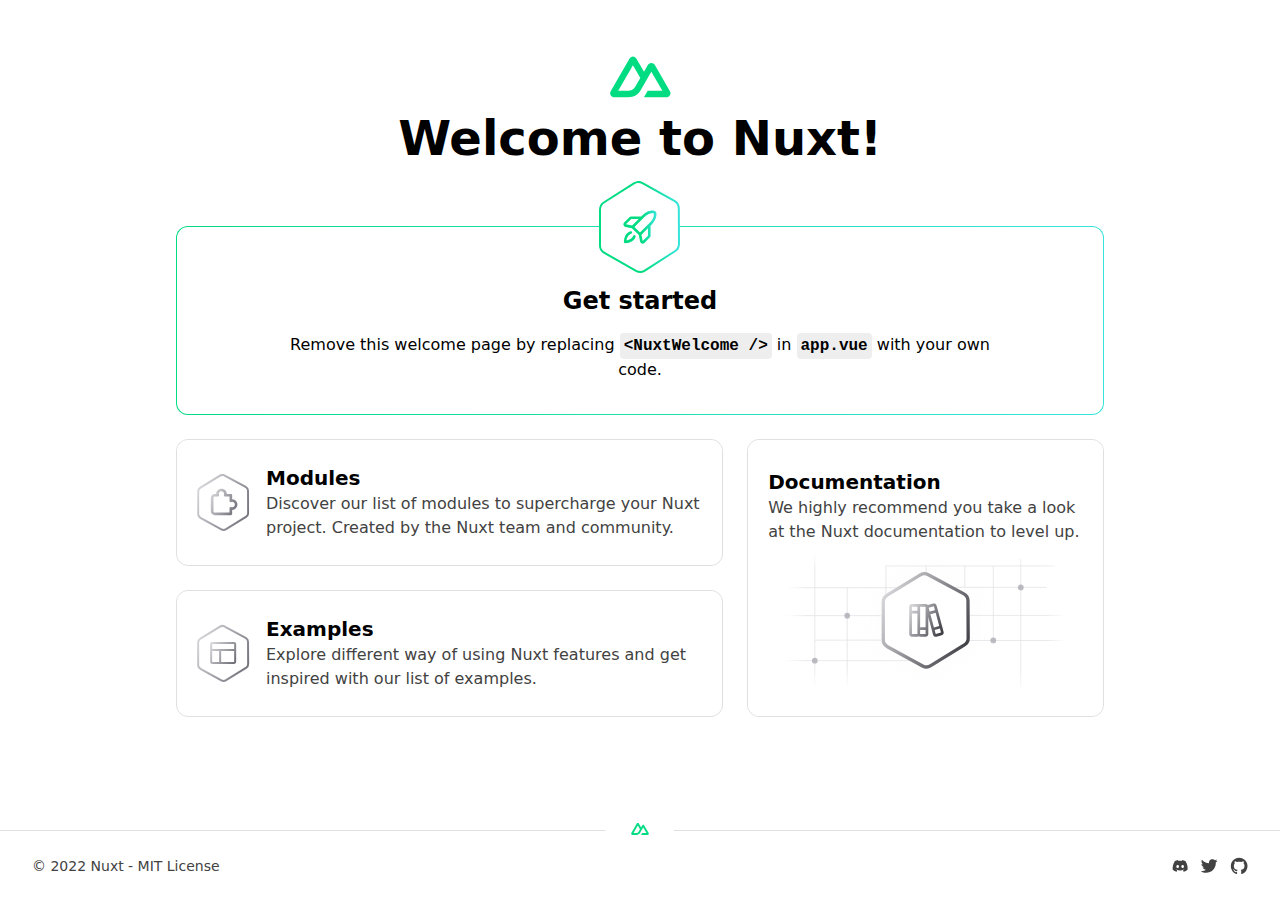
<file: .output/public/index.html>
<!DOCTYPE html>
<html >
<head><meta charset="utf-8">
<title>Welcome to Nuxt!</title>
<meta name="viewport" content="width=device-width, initial-scale=1">
<style>@property --gradient-angle{syntax:'<angle>';inherits:false;initial-value:180deg}@keyframes gradient-rotate{0%{--gradient-angle:0deg}100%{--gradient-angle:360deg}}*,:before,:after{-webkit-box-sizing:border-box;box-sizing:border-box;border-width:0;border-style:solid;border-color:#e0e0e0}*{--tw-ring-inset:var(--tw-empty, );--tw-ring-offset-width:0px;--tw-ring-offset-color:#fff;--tw-ring-color:rgba(14, 165, 233, .5);--tw-ring-offset-shadow:0 0 #0000;--tw-ring-shadow:0 0 #0000;--tw-shadow:0 0 #0000}:root{-moz-tab-size:4;-o-tab-size:4;tab-size:4}a{color:inherit;text-decoration:inherit}body{margin:0;font-family:inherit;line-height:inherit}html{-webkit-text-size-adjust:100%;font-family:ui-sans-serif,system-ui,-apple-system,BlinkMacSystemFont,Segoe UI,Roboto,Helvetica Neue,Arial,Noto Sans,sans-serif,"Apple Color Emoji","Segoe UI Emoji",Segoe UI Symbol,"Noto Color Emoji";line-height:1.5}h1,p,h2,h3{margin:0}h1,h2,h3{font-size:inherit;font-weight:inherit}img{border-style:solid;max-width:100%;height:auto}svg,img{display:block;vertical-align:middle}ul{list-style:none;margin:0;padding:0}</style><link rel="modulepreload" href="/_payload.js"><link rel="modulepreload" as="script" crossorigin href="/_nuxt/entry.43df7bcd.js"><link rel="preload" as="style" href="/_nuxt/entry.9c97c295.css"><link rel="prefetch" as="script" crossorigin href="/_nuxt/error-component.463a7dc4.js"><link rel="stylesheet" href="/_nuxt/entry.9c97c295.css"><style>@media (prefers-color-scheme:light){.get-started-gradient-border[data-v-61b7acc1]{background:linear-gradient(90deg,#fff,#fff),linear-gradient(90deg,#00dc82,#1de0b1,#36e4da)}.gradient-border-modules[data-v-61b7acc1]{background:linear-gradient(var(--gradient-angle),#f7d14c,rgba(247,209,76,.6),hsla(0,0%,100%,.8),#f7d14c)}.gradient-border-examples[data-v-61b7acc1]{background:linear-gradient(var(--gradient-angle),#8deaff,rgba(141,234,255,.6),hsla(0,0%,100%,.8),#8deaff)}.gradient-border-documentation[data-v-61b7acc1]{background:linear-gradient(var(--gradient-angle),#00dc82,rgba(0,220,130,.6),hsla(0,0%,100%,.8),#00dc82)}}@media (prefers-color-scheme:dark){.get-started-gradient-border[data-v-61b7acc1]{background:linear-gradient(90deg,#18181b,#18181b),linear-gradient(90deg,#00dc82,#1de0b1,#36e4da)}.gradient-border-modules[data-v-61b7acc1]{background:linear-gradient(var(--gradient-angle),#f7d14c,#a38108,hsla(0,0%,100%,.3),#a38108)}.gradient-border-examples[data-v-61b7acc1]{background:linear-gradient(var(--gradient-angle),#8deaff,#008aa9,hsla(0,0%,100%,.3),#008aa9)}.gradient-border-documentation[data-v-61b7acc1]{background:linear-gradient(var(--gradient-angle),#00dc82,#003f25,hsla(0,0%,100%,.2),#003f25)}}.get-started-gradient-border[data-v-61b7acc1]{background-clip:padding-box,border-box;background-origin:padding-box,border-box;border-color:transparent;border-radius:12px;border-width:1px}.get-started-gradient-border[data-v-61b7acc1]:hover>:is(.get-started-gradient-left,.get-started-gradient-right){opacity:.2}.get-started-gradient-left[data-v-61b7acc1],.get-started-gradient-right[data-v-61b7acc1]{opacity:0}.gradient-border[data-v-61b7acc1]{border-radius:12px;left:0;opacity:0;position:absolute;top:0;transform:translate(-1px,-1px);width:calc(100% + 2px);z-index:-1}.gradient-border-rect[data-v-61b7acc1]{height:calc(100% + 2px)}@media (min-width:1024px){.gradient-border-rect[data-v-61b7acc1]{height:calc(100% + 1px)}}.gradient-border-square[data-v-61b7acc1]{height:calc(100% + 2px)}.modules-gradient-right[data-v-61b7acc1]{opacity:0}.documentation-container:hover>.gradient-border[data-v-61b7acc1],.examples-container:hover>.gradient-border[data-v-61b7acc1],.modules-container:hover>.gradient-border[data-v-61b7acc1]{animation:gradient-rotate 5s linear 0s infinite reverse;opacity:1;transition:all .3s linear}.examples-container:hover>.examples-gradient-right[data-v-61b7acc1],.modules-container:hover>.modules-gradient-right[data-v-61b7acc1]{opacity:.2}.examples-gradient-right[data-v-61b7acc1]{opacity:0}.documentation-image-color-dark[data-v-61b7acc1],.documentation-image-color-light[data-v-61b7acc1],.examples-image-color-dark[data-v-61b7acc1],.examples-image-color-light[data-v-61b7acc1],.modules-image-color-dark[data-v-61b7acc1],.modules-image-color-light[data-v-61b7acc1]{display:none}@media (prefers-color-scheme:light){.modules-image-light[data-v-61b7acc1]{display:block}.modules-container:hover>a>.modules-image-light[data-v-61b7acc1],.modules-image-dark[data-v-61b7acc1]{display:none}.examples-image-light[data-v-61b7acc1],.modules-container:hover>a>.modules-image-color-light[data-v-61b7acc1]{display:block}.examples-container:hover>a>.examples-image-light[data-v-61b7acc1],.examples-image-dark[data-v-61b7acc1]{display:none}.documentation-image-light[data-v-61b7acc1],.examples-container:hover>a>.examples-image-color-light[data-v-61b7acc1]{display:block}.documentation-container:hover>a>div>.documentation-image-light[data-v-61b7acc1],.documentation-image-dark[data-v-61b7acc1]{display:none}.documentation-container:hover>a>div>.documentation-image-color-light[data-v-61b7acc1]{display:block}}@media (prefers-color-scheme:dark){.modules-image-dark[data-v-61b7acc1]{display:block}.modules-image-light[data-v-61b7acc1]{display:none}.modules-container:hover>a>.modules-image-color-dark[data-v-61b7acc1]{display:block}.modules-container:hover>a>.modules-image-dark[data-v-61b7acc1]{display:none}.examples-image-dark[data-v-61b7acc1]{display:block}.examples-image-light[data-v-61b7acc1]{display:none}.examples-container:hover>a>.examples-image-color-dark[data-v-61b7acc1]{display:block}.examples-container:hover>a>.examples-image-dark[data-v-61b7acc1]{display:none}.documentation-image-dark[data-v-61b7acc1]{display:block}.documentation-image-light[data-v-61b7acc1]{display:none}.documentation-container:hover>a>div>.documentation-image-color-dark[data-v-61b7acc1]{display:block}.documentation-container:hover>a>div>.documentation-image-dark[data-v-61b7acc1]{display:none}}.bg-white[data-v-61b7acc1]{--tw-bg-opacity:1;background-color:rgba(255,255,255,var(--tw-bg-opacity))}.bg-gray-100[data-v-61b7acc1]{--tw-bg-opacity:1;background-color:rgba(238,238,238,var(--tw-bg-opacity))}.bg-gradient-to-r[data-v-61b7acc1]{background-image:linear-gradient(to right,var(--tw-gradient-stops))}.bg-gradient-to-l[data-v-61b7acc1]{background-image:linear-gradient(to left,var(--tw-gradient-stops))}.from-green-400[data-v-61b7acc1]{--tw-gradient-from:rgba(55,233,144,var(--tw-from-opacity,1));--tw-gradient-stops:var(--tw-gradient-from),var(--tw-gradient-to,hsla(0,0%,100%,0))}.from-blue-400[data-v-61b7acc1]{--tw-gradient-from:rgba(56,189,248,var(--tw-from-opacity,1));--tw-gradient-stops:var(--tw-gradient-from),var(--tw-gradient-to,hsla(0,0%,100%,0))}.from-yellow-400[data-v-61b7acc1]{--tw-gradient-from:rgba(251,191,36,var(--tw-from-opacity,1));--tw-gradient-stops:var(--tw-gradient-from),var(--tw-gradient-to,hsla(0,0%,100%,0))}.to-transparent[data-v-61b7acc1]{--tw-gradient-to:transparent}.border-gray-200[data-v-61b7acc1]{--tw-border-opacity:1;border-color:rgba(224,224,224,var(--tw-border-opacity))}.hover\:border-transparent[data-v-61b7acc1]:hover{border-color:transparent}.rounded-xl[data-v-61b7acc1]{border-radius:.75rem}.rounded[data-v-61b7acc1]{border-radius:.25rem}.border[data-v-61b7acc1]{border-width:1px}.border-t[data-v-61b7acc1]{border-top-width:1px}.flex[data-v-61b7acc1]{display:flex}.grid[data-v-61b7acc1]{display:grid}.hidden[data-v-61b7acc1]{display:none}.flex-col[data-v-61b7acc1]{flex-direction:column}.flex-col-reverse[data-v-61b7acc1]{flex-direction:column-reverse}.place-content-center[data-v-61b7acc1]{place-content:center}.items-center[data-v-61b7acc1]{align-items:center}.justify-end[data-v-61b7acc1]{justify-content:flex-end}.justify-center[data-v-61b7acc1]{justify-content:center}.flex-1[data-v-61b7acc1]{flex:1 1 0%}.order-last[data-v-61b7acc1]{order:9999}.font-mono[data-v-61b7acc1]{font-family:ui-monospace,SFMono-Regular,Menlo,Monaco,Consolas,Liberation Mono,Courier New,monospace}.font-semibold[data-v-61b7acc1]{font-weight:600}.font-bold[data-v-61b7acc1]{font-weight:700}.h-32[data-v-61b7acc1]{height:8rem}.h-\[70px\][data-v-61b7acc1]{height:70px}.text-4xl[data-v-61b7acc1]{font-size:2.25rem;line-height:2.5rem}.text-xl[data-v-61b7acc1]{font-size:1.25rem;line-height:1.75rem}.text-sm[data-v-61b7acc1]{font-size:.875rem;line-height:1.25rem}.text-2xl[data-v-61b7acc1]{font-size:1.5rem;line-height:2rem}.mx-auto[data-v-61b7acc1]{margin-left:auto;margin-right:auto}.mb-2[data-v-61b7acc1]{margin-bottom:.5rem}.max-w-\[960px\][data-v-61b7acc1]{max-width:960px}.min-h-screen[data-v-61b7acc1]{min-height:100vh}.p-1[data-v-61b7acc1]{padding:.25rem}.px-4[data-v-61b7acc1]{padding-left:1rem;padding-right:1rem}.py-14[data-v-61b7acc1]{padding-bottom:3.5rem;padding-top:3.5rem}.py-6[data-v-61b7acc1]{padding-bottom:1.5rem;padding-top:1.5rem}.px-5[data-v-61b7acc1]{padding-left:1.25rem;padding-right:1.25rem}.pt-\[58px\][data-v-61b7acc1]{padding-top:58px}.pb-6[data-v-61b7acc1]{padding-bottom:1.5rem}.absolute[data-v-61b7acc1]{position:absolute}.relative[data-v-61b7acc1]{position:relative}.inset-y-0[data-v-61b7acc1]{bottom:0;top:0}.inset-x-0[data-v-61b7acc1]{left:0;right:0}.left-0[data-v-61b7acc1]{left:0}.right-0[data-v-61b7acc1]{right:0}.-top-\[58px\][data-v-61b7acc1]{top:-58px}.-top-3[data-v-61b7acc1]{top:-.75rem}.focus-visible\:ring-2[data-v-61b7acc1]:focus-visible{--tw-ring-offset-shadow:var(--tw-ring-inset) 0 0 0 var(--tw-ring-offset-width) var(--tw-ring-offset-color);--tw-ring-shadow:var(--tw-ring-inset) 0 0 0 calc(2px + var(--tw-ring-offset-width)) var(--tw-ring-color);box-shadow:var(--tw-ring-offset-shadow),var(--tw-ring-shadow),var(--tw-shadow,0 0 #0000)}.text-center[data-v-61b7acc1]{text-align:center}.text-black[data-v-61b7acc1]{--tw-text-opacity:1;color:rgba(0,0,0,var(--tw-text-opacity))}.text-gray-700[data-v-61b7acc1]{--tw-text-opacity:1;color:rgba(66,66,66,var(--tw-text-opacity))}.hover\:text-black[data-v-61b7acc1]:hover{--tw-text-opacity:1;color:rgba(0,0,0,var(--tw-text-opacity))}.antialiased[data-v-61b7acc1]{-webkit-font-smoothing:antialiased;-moz-osx-font-smoothing:grayscale}.w-full[data-v-61b7acc1]{width:100%}.w-\[20\%\][data-v-61b7acc1]{width:20%}.z-10[data-v-61b7acc1]{z-index:10}.z-1[data-v-61b7acc1]{z-index:1}.gap-6[data-v-61b7acc1]{grid-gap:1.5rem;gap:1.5rem}.gap-3[data-v-61b7acc1]{grid-gap:.75rem;gap:.75rem}.gap-x-4[data-v-61b7acc1]{grid-column-gap:1rem;-webkit-column-gap:1rem;-moz-column-gap:1rem;column-gap:1rem}.gap-y-16[data-v-61b7acc1]{grid-row-gap:4rem;-webkit-row-gap:4rem;-moz-row-gap:4rem;row-gap:4rem}.gap-y-4[data-v-61b7acc1]{grid-row-gap:1rem;-webkit-row-gap:1rem;-moz-row-gap:1rem;row-gap:1rem}.gap-y-2[data-v-61b7acc1]{grid-row-gap:.5rem;-webkit-row-gap:.5rem;-moz-row-gap:.5rem;row-gap:.5rem}.grid-cols-2[data-v-61b7acc1]{grid-template-columns:repeat(2,minmax(0,1fr))}.col-span-2[data-v-61b7acc1]{-ms-grid-column-span:span 2/span 2;grid-column:span 2/span 2}.row-span-2[data-v-61b7acc1]{-ms-grid-row-span:span 2/span 2;grid-row:span 2/span 2}.transition-opacity[data-v-61b7acc1]{transition-duration:.15s;transition-property:opacity;transition-timing-function:cubic-bezier(.4,0,.2,1)}.duration-300[data-v-61b7acc1]{transition-duration:.3s}@media (min-width:640px){.sm\:flex-row[data-v-61b7acc1]{flex-direction:row}.sm\:justify-between[data-v-61b7acc1]{justify-content:space-between}.sm\:h-34[data-v-61b7acc1]{height:8.5rem}.sm\:text-base[data-v-61b7acc1]{font-size:1rem;line-height:1.5rem}.sm\:text-5xl[data-v-61b7acc1]{font-size:3rem;line-height:1}.sm\:min-h-\[220px\][data-v-61b7acc1]{min-height:220px}.sm\:px-6[data-v-61b7acc1]{padding-left:1.5rem;padding-right:1.5rem}.sm\:px-28[data-v-61b7acc1]{padding-left:7rem;padding-right:7rem}.sm\:col-span-1[data-v-61b7acc1]{-ms-grid-column-span:span 1/span 1;grid-column:span 1/span 1}}@media (min-width:768px){.md\:min-h-\[180px\][data-v-61b7acc1]{min-height:180px}}@media (min-width:1024px){.lg\:flex-col[data-v-61b7acc1]{flex-direction:column}.lg\:order-none[data-v-61b7acc1]{order:0}.lg\:min-h-min[data-v-61b7acc1]{min-height:-moz-min-content;min-height:min-content}.lg\:py-7[data-v-61b7acc1]{padding-bottom:1.75rem;padding-top:1.75rem}.lg\:px-8[data-v-61b7acc1]{padding-left:2rem;padding-right:2rem}.lg\:grid-cols-10[data-v-61b7acc1]{grid-template-columns:repeat(10,minmax(0,1fr))}.lg\:col-span-10[data-v-61b7acc1]{-ms-grid-column-span:span 10/span 10;grid-column:span 10/span 10}.lg\:col-span-6[data-v-61b7acc1]{-ms-grid-column-span:span 6/span 6;grid-column:span 6/span 6}.lg\:col-span-4[data-v-61b7acc1]{-ms-grid-column-span:span 4/span 4;grid-column:span 4/span 4}}@media (prefers-color-scheme:dark){.dark\:bg-black[data-v-61b7acc1]{--tw-bg-opacity:1;background-color:rgba(0,0,0,var(--tw-bg-opacity))}.dark\:bg-white\/10[data-v-61b7acc1]{--tw-bg-opacity:.1;background-color:rgba(255,255,255,var(--tw-bg-opacity))}.dark\:bg-gray-900[data-v-61b7acc1]{--tw-bg-opacity:1;background-color:rgba(24,24,27,var(--tw-bg-opacity))}.dark\:border-transparent[data-v-61b7acc1]{border-color:transparent}.dark\:border-gray-900[data-v-61b7acc1]{--tw-border-opacity:1;border-color:rgba(24,24,27,var(--tw-border-opacity))}.dark\:border-none[data-v-61b7acc1]{border-style:none}.dark\:block[data-v-61b7acc1]{display:block}.dark\:hidden[data-v-61b7acc1]{display:none}.dark\:text-white[data-v-61b7acc1]{--tw-text-opacity:1;color:rgba(255,255,255,var(--tw-text-opacity))}.dark\:text-gray-300[data-v-61b7acc1]{--tw-text-opacity:1;color:rgba(189,189,189,var(--tw-text-opacity))}.dark\:hover\:text-white[data-v-61b7acc1]:hover{--tw-text-opacity:1;color:rgba(255,255,255,var(--tw-text-opacity))}}</style></head>
<body ><div id="__nuxt"><div><div class="antialiased bg-white dark:bg-black text-black dark:text-white min-h-screen place-content-center flex flex-col items-center justify-center text-sm sm:text-base" data-v-61b7acc1><div class="flex-1 flex flex-col gap-y-16 py-14" data-v-61b7acc1><div class="flex flex-col gap-y-4 items-center justify-center" data-v-61b7acc1><a href="https://nuxt.com" target="_blank" data-v-61b7acc1><svg width="61" height="42" viewBox="0 0 61 42" fill="none" xmlns="http://www.w3.org/2000/svg" data-v-61b7acc1><path d="M33.9869 41.2211H56.412C57.1243 41.2212 57.824 41.0336 58.4408 40.6772C59.0576 40.3209 59.5698 39.8083 59.9258 39.191C60.2818 38.5737 60.469 37.8736 60.4687 37.1609C60.4684 36.4482 60.2805 35.7482 59.924 35.1313L44.864 9.03129C44.508 8.41416 43.996 7.90168 43.3793 7.54537C42.7626 7.18906 42.063 7.00147 41.3509 7.00147C40.6387 7.00147 39.9391 7.18906 39.3225 7.54537C38.7058 7.90168 38.1937 8.41416 37.8377 9.03129L33.9869 15.7093L26.458 2.65061C26.1018 2.03354 25.5895 1.52113 24.9726 1.16489C24.3557 0.808639 23.656 0.621094 22.9438 0.621094C22.2316 0.621094 21.5318 0.808639 20.915 1.16489C20.2981 1.52113 19.7858 2.03354 19.4296 2.65061L0.689224 35.1313C0.332704 35.7482 0.144842 36.4482 0.144532 37.1609C0.144222 37.8736 0.331476 38.5737 0.687459 39.191C1.04344 39.8083 1.5556 40.3209 2.17243 40.6772C2.78925 41.0336 3.48899 41.2212 4.20126 41.2211H18.2778C23.8551 41.2211 27.9682 38.7699 30.7984 33.9876L37.6694 22.0813L41.3498 15.7093L52.3951 34.8492H37.6694L33.9869 41.2211ZM18.0484 34.8426L8.2247 34.8404L22.9504 9.32211L30.2979 22.0813L25.3784 30.6092C23.4989 33.7121 21.3637 34.8426 18.0484 34.8426Z" fill="#00DC82" data-v-61b7acc1></path></svg></a><h1 class="text-black dark:text-white text-4xl sm:text-5xl font-semibold text-center" data-v-61b7acc1>Welcome to Nuxt!</h1></div><div class="grid grid-cols-2 lg:grid-cols-10 gap-6 max-w-[960px] px-4" data-v-61b7acc1><div class="col-span-2 lg:col-span-10 relative get-started-gradient-border" data-v-61b7acc1><div class="get-started-gradient-left absolute left-0 inset-y-0 w-[20%] bg-gradient-to-r to-transparent from-green-400 rounded-xl z-1 transition-opacity duration-300" data-v-61b7acc1></div><div class="get-started-gradient-right absolute right-0 inset-y-0 w-[20%] bg-gradient-to-l to-transparent from-blue-400 rounded-xl z-1 transition-opacity duration-300" data-v-61b7acc1></div><div class="w-full absolute inset-x-0 flex justify-center -top-[58px]" data-v-61b7acc1><img src="data:image/svg+xml;charset=utf-8,%3Csvg%20xmlns%3D%22http%3A%2F%2Fwww.w3.org%2F2000%2Fsvg%22%20width%3D%22105%22%20height%3D%22116%22%20fill%3D%22none%22%3E%3Cg%20filter%3D%22url(%23a)%22%20shape-rendering%3D%22geometricPrecision%22%3E%3Cpath%20fill%3D%22%2318181B%22%20d%3D%22M17.203%2033.223%2046.9%2014.286a8.416%208.416%200%200%201%208.64-.18L87.38%2031.97c2.68%201.527%204.365%204.409%204.428%207.571l.191%2034.944c.063%203.151-1.491%206.104-4.091%207.776l-30.143%2019.383a8.417%208.417%200%200%201-8.75.251l-31.126-17.73C15.135%2082.595%2012.98%2079.6%2013%2076.35V40.828c.02-3.111%201.614-5.994%204.203-7.605Z%22%2F%3E%3Cpath%20stroke%3D%22url(%23b)%22%20stroke-width%3D%222%22%20d%3D%22M46.9%2014.286%2017.202%2033.223c-2.59%201.61-4.183%204.494-4.203%207.605V76.35m33.9-62.064a8.416%208.416%200%200%201%208.64-.18m-8.64.18a8.435%208.435%200%200%201%208.64-.18M13%2076.35c-.02%203.25%202.135%206.246%204.888%207.814M13%2076.35c-.02%203.233%202.136%206.247%204.888%207.814m0%200%2031.126%2017.731m0%200a8.417%208.417%200%200%200%208.75-.251m-8.75.251a8.438%208.438%200%200%200%208.75-.251m0%200%2030.143-19.383m0%200c2.598-1.67%204.154-4.627%204.091-7.776m-4.091%207.776c2.6-1.672%204.154-4.625%204.091-7.776m0%200-.19-34.944m0%200c-.064-3.162-1.75-6.044-4.43-7.571m4.43%207.571c-.063-3.147-1.75-6.045-4.43-7.571m0%200L55.54%2014.105%22%2F%3E%3C%2Fg%3E%3Cpath%20fill%3D%22url(%23c)%22%20d%3D%22M48.669%2067.696c-.886%202.69-3.02%204.659-6.153%205.709-1.41.465-2.88.72-4.364.755a1.313%201.313%200%200%201-1.312-1.313c.035-1.484.29-2.954.754-4.364%201.05-3.133%203.02-5.266%205.71-6.152a1.312%201.312%200%201%201%20.836%202.477c-3.232%201.083-4.232%204.577-4.544%206.595%202.018-.311%205.512-1.312%206.595-4.544a1.313%201.313%200%200%201%202.477.837Zm16.39-12.486-1.46%201.477v10.057a2.657%202.657%200%200%201-.772%201.854l-5.316%205.3a2.559%202.559%200%200%201-1.853.77%202.413%202.413%200%200%201-.755-.115%202.624%202.624%200%200%201-1.821-2.001l-1.296-6.48-6.858-6.858-6.48-1.297a2.625%202.625%200%200%201-2.002-1.82%202.609%202.609%200%200%201%20.656-2.61l5.3-5.315a2.658%202.658%200%200%201%201.853-.771h10.057l1.477-1.46c4.692-4.692%209.499-4.561%2011.353-4.282a2.576%202.576%200%200%201%202.198%202.198c.28%201.854.41%206.661-4.282%2011.353Zm-26.103.132%206.185%201.23%206.546-6.546h-7.432l-5.299%205.316Zm8.482%202.657L53%2063.561l10.205-10.205c1.28-1.28%204.2-4.724%203.543-9.105-4.38-.656-7.826%202.264-9.105%203.544L47.438%2057.999Zm13.535%201.313-6.546%206.546%201.23%206.185%205.316-5.299v-7.432Z%22%20shape-rendering%3D%22geometricPrecision%22%2F%3E%3Cdefs%3E%3ClinearGradient%20id%3D%22b%22%20x1%3D%2257.994%22%20x2%3D%2292%22%20y1%3D%2258%22%20y2%3D%2258%22%20gradientUnits%3D%22userSpaceOnUse%22%3E%3Cstop%20stop-color%3D%22%2300DC82%22%2F%3E%3Cstop%20offset%3D%22.5%22%20stop-color%3D%22%231DE0B1%22%2F%3E%3Cstop%20offset%3D%221%22%20stop-color%3D%22%2336E4DA%22%2F%3E%3C%2FlinearGradient%3E%3ClinearGradient%20id%3D%22c%22%20x1%3D%2255.197%22%20x2%3D%2269.453%22%20y1%3D%2258.107%22%20y2%3D%2258.107%22%20gradientUnits%3D%22userSpaceOnUse%22%3E%3Cstop%20stop-color%3D%22%2300DC82%22%2F%3E%3Cstop%20offset%3D%22.5%22%20stop-color%3D%22%231DE0B1%22%2F%3E%3Cstop%20offset%3D%221%22%20stop-color%3D%22%2336E4DA%22%2F%3E%3C%2FlinearGradient%3E%3Cfilter%20id%3D%22a%22%20width%3D%22104.897%22%20height%3D%22115.897%22%20x%3D%22.052%22%20y%3D%22.052%22%20color-interpolation-filters%3D%22sRGB%22%20filterUnits%3D%22userSpaceOnUse%22%3E%3CfeFlood%20flood-opacity%3D%220%22%20result%3D%22BackgroundImageFix%22%2F%3E%3CfeColorMatrix%20in%3D%22SourceAlpha%22%20result%3D%22hardAlpha%22%20values%3D%220%200%200%200%200%200%200%200%200%200%200%200%200%200%200%200%200%200%20127%200%22%2F%3E%3CfeOffset%2F%3E%3CfeGaussianBlur%20stdDeviation%3D%225.974%22%2F%3E%3CfeComposite%20in2%3D%22hardAlpha%22%20operator%3D%22out%22%2F%3E%3CfeColorMatrix%20values%3D%220%200%200%200%201%200%200%200%200%201%200%200%200%200%201%200%200%200%200.07%200%22%2F%3E%3CfeBlend%20in2%3D%22BackgroundImageFix%22%20result%3D%22effect1_dropShadow_2724_4091%22%2F%3E%3CfeBlend%20in%3D%22SourceGraphic%22%20in2%3D%22effect1_dropShadow_2724_4091%22%20result%3D%22shape%22%2F%3E%3C%2Ffilter%3E%3C%2Fdefs%3E%3C%2Fsvg%3E%0A" class="hidden dark:block" data-v-61b7acc1> <img src="data:image/svg+xml;charset=utf-8,%3Csvg%20xmlns%3D%22http%3A%2F%2Fwww.w3.org%2F2000%2Fsvg%22%20width%3D%22105%22%20height%3D%22116%22%20fill%3D%22none%22%3E%3Cg%20filter%3D%22url(%23a)%22%3E%3Cpath%20fill%3D%22%23fff%22%20d%3D%22M17.203%2033.223%2046.9%2014.286a8.416%208.416%200%200%201%208.64-.18L87.38%2031.97c2.68%201.527%204.365%204.409%204.428%207.571l.191%2034.944c.063%203.151-1.491%206.104-4.091%207.776l-30.143%2019.383a8.417%208.417%200%200%201-8.75.251l-31.126-17.73C15.135%2082.595%2012.98%2079.6%2013%2076.35V40.828c.02-3.111%201.614-5.994%204.203-7.605Z%22%2F%3E%3Cpath%20stroke%3D%22url(%23b)%22%20stroke-width%3D%222%22%20d%3D%22M46.9%2014.286%2017.202%2033.223c-2.59%201.61-4.183%204.494-4.203%207.605V76.35m33.9-62.064a8.416%208.416%200%200%201%208.64-.18m-8.64.18a8.435%208.435%200%200%201%208.64-.18M13%2076.35c-.02%203.25%202.135%206.246%204.888%207.814M13%2076.35c-.02%203.233%202.136%206.247%204.888%207.814m0%200%2031.126%2017.731m0%200a8.417%208.417%200%200%200%208.75-.251m-8.75.251a8.438%208.438%200%200%200%208.75-.251m0%200%2030.143-19.383m0%200c2.598-1.67%204.154-4.627%204.091-7.776m-4.091%207.776c2.6-1.672%204.154-4.625%204.091-7.776m0%200-.19-34.944m0%200c-.064-3.162-1.75-6.044-4.43-7.571m4.43%207.571c-.063-3.147-1.75-6.045-4.43-7.571m0%200L55.54%2014.105%22%2F%3E%3C%2Fg%3E%3Cpath%20fill%3D%22%23fff%22%20d%3D%22M32%2037h42v42H32z%22%2F%3E%3Cpath%20fill%3D%22url(%23c)%22%20d%3D%22M48.669%2067.697c-.886%202.69-3.02%204.659-6.153%205.709-1.41.465-2.88.72-4.364.755a1.313%201.313%200%200%201-1.312-1.313c.035-1.484.29-2.954.754-4.364%201.05-3.134%203.02-5.266%205.71-6.152a1.314%201.314%200%201%201%20.836%202.477c-3.232%201.083-4.232%204.577-4.544%206.595%202.018-.311%205.512-1.312%206.595-4.544a1.313%201.313%200%200%201%202.477.837Zm16.39-12.486-1.46%201.477v10.057a2.657%202.657%200%200%201-.772%201.854l-5.316%205.3a2.559%202.559%200%200%201-1.853.77%202.413%202.413%200%200%201-.755-.115%202.626%202.626%200%200%201-1.821-2.001l-1.296-6.48-6.858-6.858-6.48-1.297a2.625%202.625%200%200%201-2.002-1.82%202.609%202.609%200%200%201%20.656-2.61l5.3-5.315a2.658%202.658%200%200%201%201.853-.771h10.057l1.477-1.46c4.692-4.692%209.499-4.561%2011.353-4.282a2.576%202.576%200%200%201%202.198%202.198c.28%201.854.41%206.661-4.282%2011.353Zm-26.103.132%206.185%201.23%206.546-6.546h-7.432l-5.299%205.316ZM47.438%2058%2053%2063.562l10.205-10.204c1.28-1.28%204.2-4.725%203.543-9.106-4.38-.656-7.826%202.264-9.105%203.544L47.438%2058Zm13.535%201.313-6.546%206.546%201.23%206.185%205.316-5.299v-7.432Z%22%2F%3E%3Cdefs%3E%3ClinearGradient%20id%3D%22b%22%20x1%3D%2257.994%22%20x2%3D%2292%22%20y1%3D%2258%22%20y2%3D%2258%22%20gradientUnits%3D%22userSpaceOnUse%22%3E%3Cstop%20stop-color%3D%22%2300DC82%22%2F%3E%3Cstop%20offset%3D%22.5%22%20stop-color%3D%22%231DE0B1%22%2F%3E%3Cstop%20offset%3D%221%22%20stop-color%3D%22%2336E4DA%22%2F%3E%3C%2FlinearGradient%3E%3ClinearGradient%20id%3D%22c%22%20x1%3D%2255.197%22%20x2%3D%2269.453%22%20y1%3D%2258.108%22%20y2%3D%2258.108%22%20gradientUnits%3D%22userSpaceOnUse%22%3E%3Cstop%20stop-color%3D%22%2300DC82%22%2F%3E%3Cstop%20offset%3D%22.5%22%20stop-color%3D%22%231DE0B1%22%2F%3E%3Cstop%20offset%3D%221%22%20stop-color%3D%22%2336E4DA%22%2F%3E%3C%2FlinearGradient%3E%3Cfilter%20id%3D%22a%22%20width%3D%22104.897%22%20height%3D%22115.897%22%20x%3D%22.052%22%20y%3D%22.052%22%20color-interpolation-filters%3D%22sRGB%22%20filterUnits%3D%22userSpaceOnUse%22%3E%3CfeFlood%20flood-opacity%3D%220%22%20result%3D%22BackgroundImageFix%22%2F%3E%3CfeColorMatrix%20in%3D%22SourceAlpha%22%20result%3D%22hardAlpha%22%20values%3D%220%200%200%200%200%200%200%200%200%200%200%200%200%200%200%200%200%200%20127%200%22%2F%3E%3CfeOffset%2F%3E%3CfeGaussianBlur%20stdDeviation%3D%225.974%22%2F%3E%3CfeComposite%20in2%3D%22hardAlpha%22%20operator%3D%22out%22%2F%3E%3CfeColorMatrix%20values%3D%220%200%200%200%201%200%200%200%200%201%200%200%200%200%201%200%200%200%200.07%200%22%2F%3E%3CfeBlend%20in2%3D%22BackgroundImageFix%22%20result%3D%22effect1_dropShadow_2726_4054%22%2F%3E%3CfeBlend%20in%3D%22SourceGraphic%22%20in2%3D%22effect1_dropShadow_2726_4054%22%20result%3D%22shape%22%2F%3E%3C%2Ffilter%3E%3C%2Fdefs%3E%3C%2Fsvg%3E%0A" class="dark:hidden" data-v-61b7acc1></div><div class="flex flex-col rounded-xl items-center gap-y-4 pt-[58px] px-4 sm:px-28 pb-6 z-10" data-v-61b7acc1><h2 class="font-semibold text-2xl text-black dark:text-white" data-v-61b7acc1>Get started</h2><p class="mb-2 text-center" data-v-61b7acc1>Remove this welcome page by replacing <a class="bg-gray-100 dark:bg-white/10 rounded font-mono p-1 font-bold" data-v-61b7acc1>&lt;NuxtWelcome /&gt;</a> in <a href="https://nuxt.com/docs/directory-structure/app" target="_blank" rel="noopener" class="bg-gray-100 dark:bg-white/10 rounded font-mono p-1 font-bold" data-v-61b7acc1>app.vue</a> with your own code.</p></div></div><div class="lg:min-h-min sm:min-h-[220px] md:min-h-[180px] col-span-2 sm:col-span-1 lg:col-span-6 text-black dark:text-white rounded-xl modules-container relative items-center justify-center border border-gray-200 dark:border-transparent hover:border-transparent" data-v-61b7acc1><div class="gradient-border gradient-border-modules gradient-border-rect" data-v-61b7acc1></div><div class="modules-gradient-right absolute right-0 inset-y-0 w-[20%] bg-gradient-to-l to-transparent from-yellow-400 rounded-xl z-1 transition-opacity duration-300" data-v-61b7acc1></div><a href="https://nuxt.com/modules" target="_blank" class="py-6 px-5 rounded-xl flex items-center justify-center gap-x-4 dark:border-none bg-white dark:bg-gray-900 sm:min-h-[220px] md:min-h-[180px] lg:min-h-min" data-v-61b7acc1><img src="data:image/svg+xml;charset=utf-8,%3Csvg%20width%3D%2253%22%20height%3D%2258%22%20viewBox%3D%220%200%2053%2058%22%20fill%3D%22none%22%20xmlns%3D%22http%3A%2F%2Fwww.w3.org%2F2000%2Fsvg%22%3E%0A%3Cg%20clip-path%3D%22url(%23clip0_2613_3853)%22%3E%0A%3Cpath%20d%3D%22M51.1519%2039.8821C51.154%2039.9844%2051.1527%2040.0863%2051.148%2040.1877C51.0782%2041.7091%2050.2566%2043.1165%2048.9325%2043.9357L29.0918%2056.2117C27.6504%2057.1035%2025.8212%2057.1564%2024.3387%2056.3439L3.85107%2045.1148C2.27157%2044.2491%201.14238%2042.6366%201.15291%2041.0494L1.15293%2041.0427L1.153%2018.552C1.15301%2018.5509%201.15302%2018.5499%201.15302%2018.5488C1.16485%2016.9324%202.02611%2015.4289%203.43319%2014.5869L3.43322%2014.587L3.44269%2014.5812L22.9844%202.59084C24.4169%201.73583%2026.2139%201.69824%2027.6729%202.49791L27.6729%202.49792L27.6784%202.50094L48.6303%2013.8121C48.6313%2013.8126%2048.6322%2013.8131%2048.6331%2013.8136C50.0797%2014.6078%2050.9898%2016.1132%2051.026%2017.7438L51.1517%2039.8672L51.1517%2039.8746L51.1519%2039.8821Z%22%20fill%3D%22white%22%20stroke%3D%22url(%23paint0_linear_2613_3853)%22%20stroke-width%3D%222%22%2F%3E%0A%3Cpath%20d%3D%22M33.8193%2042.2552H17.8193C16.7585%2042.2552%2015.7411%2041.8337%2014.9909%2041.0836C14.2408%2040.3334%2013.8193%2039.316%2013.8193%2038.2552V24.9218C13.8193%2023.861%2014.2408%2022.8435%2014.9909%2022.0934C15.7411%2021.3433%2016.7585%2020.9218%2017.8193%2020.9218H19.1527C19.1751%2019.792%2019.5558%2018.6985%2020.2399%2017.7991C20.924%2016.8996%2021.8761%2016.2407%2022.9589%2015.9173C24.0416%2015.594%2025.1992%2015.6229%2026.2644%2016C27.3297%2016.377%2028.2477%2017.0827%2028.886%2018.0152C29.4839%2018.8674%2029.8094%2019.8808%2029.8193%2020.9218H33.8193C34.173%2020.9218%2034.5121%2021.0623%2034.7621%2021.3124C35.0122%2021.5624%2035.1527%2021.9015%2035.1527%2022.2552V26.2552C36.2825%2026.2776%2037.376%2026.6583%2038.2754%2027.3424C39.1749%2028.0265%2039.8338%2028.9786%2040.1572%2030.0613C40.4805%2031.1441%2040.4516%2032.3016%2040.0745%2033.3669C39.6975%2034.4322%2038.9918%2035.3502%2038.0593%2035.9885C37.2071%2036.5864%2036.1937%2036.9118%2035.1527%2036.9218V36.9218V40.9218C35.1527%2041.2755%2035.0122%2041.6146%2034.7621%2041.8646C34.5121%2042.1147%2034.173%2042.2552%2033.8193%2042.2552ZM17.8193%2023.5885C17.4657%2023.5885%2017.1266%2023.729%2016.8765%2023.979C16.6265%2024.2291%2016.486%2024.5682%2016.486%2024.9218V38.2552C16.486%2038.6088%2016.6265%2038.9479%2016.8765%2039.198C17.1266%2039.448%2017.4657%2039.5885%2017.8193%2039.5885H32.486V35.3485C32.4849%2035.1347%2032.5351%2034.9238%2032.6326%2034.7335C32.7301%2034.5432%2032.8718%2034.3792%2033.046%2034.2552C33.2196%2034.1313%2033.4204%2034.051%2033.6316%2034.0208C33.8427%2033.9907%2034.058%2034.0116%2034.2593%2034.0818C34.6393%2034.2368%2035.0532%2034.2901%2035.46%2034.2363C35.8669%2034.1825%2036.2527%2034.0236%2036.5793%2033.7752C36.9045%2033.5769%2037.1834%2033.3113%2037.3973%2032.9962C37.6111%2032.6811%2037.7551%2032.3239%2037.8193%2031.9485C37.8708%2031.5699%2037.8402%2031.1847%2037.7298%2030.8189C37.6194%2030.4532%2037.4317%2030.1154%2037.1793%2029.8285C36.8381%2029.414%2036.3734%2029.1193%2035.8529%2028.9874C35.3325%2028.8555%2034.7835%2028.8932%2034.286%2029.0952C34.0846%2029.1654%2033.8694%2029.1863%2033.6582%2029.1562C33.4471%2029.126%2033.2463%2029.0457%2033.0727%2028.9218C32.8985%2028.7978%2032.7567%2028.6338%2032.6593%2028.4435C32.5618%2028.2532%2032.5115%2028.0423%2032.5127%2027.8285V23.5885H28.246C28.0269%2023.6009%2027.8081%2023.559%2027.609%2023.4666C27.4099%2023.3742%2027.2368%2023.234%2027.1049%2023.0586C26.973%2022.8832%2026.8864%2022.6779%2026.8529%2022.461C26.8194%2022.2441%2026.8399%2022.0222%2026.9127%2021.8152C27.0677%2021.4352%2027.1209%2021.0213%2027.0671%2020.6145C27.0134%2020.2076%2026.8544%2019.8218%2026.606%2019.4952C26.4091%2019.1607%2026.1395%2018.8749%2025.8172%2018.6588C25.4948%2018.4427%2025.128%2018.3019%2024.7438%2018.2468C24.3597%2018.1917%2023.9681%2018.2238%2023.598%2018.3407C23.2279%2018.4575%2022.8889%2018.6561%2022.606%2018.9218C22.3433%2019.1824%2022.1377%2019.4948%2022.0023%2019.8391C21.8668%2020.1834%2021.8045%2020.5521%2021.8193%2020.9218C21.8224%2021.2277%2021.8812%2021.5304%2021.9927%2021.8152C22.0632%2022.0168%2022.0842%2022.2324%2022.054%2022.4438C22.0237%2022.6553%2021.9432%2022.8564%2021.819%2023.0302C21.6949%2023.204%2021.5308%2023.3454%2021.3406%2023.4426C21.1504%2023.5397%2020.9396%2023.5898%2020.726%2023.5885H17.8193Z%22%20fill%3D%22url(%23paint1_linear_2613_3853)%22%2F%3E%0A%3C%2Fg%3E%0A%3Cdefs%3E%0A%3ClinearGradient%20id%3D%22paint0_linear_2613_3853%22%20x1%3D%220.662695%22%20y1%3D%2218.4025%22%20x2%3D%2251.7209%22%20y2%3D%2244.2212%22%20gradientUnits%3D%22userSpaceOnUse%22%3E%0A%3Cstop%20stop-color%3D%22%23F7D14C%22%2F%3E%0A%3Cstop%20offset%3D%221%22%20stop-color%3D%22%23A38108%22%2F%3E%0A%3C%2FlinearGradient%3E%0A%3ClinearGradient%20id%3D%22paint1_linear_2613_3853%22%20x1%3D%2213.7453%22%20y1%3D%2221.3705%22%20x2%3D%2240.3876%22%20y2%3D%2235.7024%22%20gradientUnits%3D%22userSpaceOnUse%22%3E%0A%3Cstop%20stop-color%3D%22%23F7D14C%22%2F%3E%0A%3Cstop%20offset%3D%221%22%20stop-color%3D%22%23A38108%22%2F%3E%0A%3C%2FlinearGradient%3E%0A%3CclipPath%20id%3D%22clip0_2613_3853%22%3E%0A%3Crect%20width%3D%2252%22%20height%3D%2257%22%20fill%3D%22white%22%20transform%3D%22translate(0.152832%200.920898)%22%2F%3E%0A%3C%2FclipPath%3E%0A%3C%2Fdefs%3E%0A%3C%2Fsvg%3E%0A" alt="modules icon" class="modules-image-color-light" data-v-61b7acc1> <img src="data:image/svg+xml;charset=utf-8,%3Csvg%20width%3D%2253%22%20height%3D%2258%22%20viewBox%3D%220%200%2053%2058%22%20fill%3D%22none%22%20xmlns%3D%22http%3A%2F%2Fwww.w3.org%2F2000%2Fsvg%22%3E%0A%3Cpath%20d%3D%22M3.43319%2014.5869L3.43322%2014.587L3.44269%2014.5812L22.9844%202.59084C24.4246%201.73116%2026.2124%201.69742%2027.6729%202.49791L27.6729%202.49792L27.6784%202.50094L48.6303%2013.8121C48.6313%2013.8126%2048.6322%2013.8131%2048.6331%2013.8137C50.0812%2014.6086%2050.9896%2016.1043%2051.026%2017.7437L51.1517%2039.8672L51.1517%2039.8746L51.1519%2039.8821C51.1856%2041.5204%2050.346%2043.0611%2048.9325%2043.9357L29.0918%2056.2117C27.6424%2057.1085%2025.8227%2057.1572%2024.3387%2056.3439L3.85107%2045.1148C2.26984%2044.2481%201.14232%2042.646%201.15293%2041.0494V41.0427L1.153%2018.552C1.15301%2018.5509%201.15302%2018.5499%201.15302%2018.5488C1.16485%2016.9324%202.02611%2015.4289%203.43319%2014.5869Z%22%20fill%3D%22%2318181B%22%20stroke%3D%22url(%23paint0_linear_2595_7337)%22%20stroke-width%3D%222%22%2F%3E%0A%3Cpath%20d%3D%22M33.8193%2042.2542H17.8193C16.7585%2042.2542%2015.7411%2041.8328%2014.9909%2041.0826C14.2408%2040.3325%2013.8193%2039.3151%2013.8193%2038.2542V24.9209C13.8193%2023.86%2014.2408%2022.8426%2014.9909%2022.0924C15.7411%2021.3423%2016.7585%2020.9209%2017.8193%2020.9209H19.1527C19.1751%2019.791%2019.5558%2018.6975%2020.2399%2017.7981C20.924%2016.8986%2021.8761%2016.2397%2022.9589%2015.9164C24.0416%2015.593%2025.1992%2015.6219%2026.2644%2015.999C27.3297%2016.376%2028.2477%2017.0817%2028.886%2018.0142C29.4839%2018.8664%2029.8094%2019.8799%2029.8193%2020.9209H33.8193C34.173%2020.9209%2034.5121%2021.0613%2034.7621%2021.3114C35.0122%2021.5614%2035.1527%2021.9006%2035.1527%2022.2542V26.2542C36.2825%2026.2766%2037.376%2026.6573%2038.2754%2027.3414C39.1749%2028.0255%2039.8338%2028.9776%2040.1572%2030.0604C40.4805%2031.1432%2040.4516%2032.3007%2040.0745%2033.366C39.6975%2034.4312%2038.9918%2035.3492%2038.0593%2035.9875C37.2071%2036.5854%2036.1937%2036.9109%2035.1527%2036.9209V40.9209C35.1527%2041.2745%2035.0122%2041.6136%2034.7621%2041.8637C34.5121%2042.1137%2034.173%2042.2542%2033.8193%2042.2542ZM17.8193%2023.5875C17.4657%2023.5875%2017.1266%2023.728%2016.8765%2023.978C16.6265%2024.2281%2016.486%2024.5672%2016.486%2024.9209V38.2542C16.486%2038.6078%2016.6265%2038.9469%2016.8765%2039.197C17.1266%2039.447%2017.4657%2039.5875%2017.8193%2039.5875H32.486V35.3475C32.4849%2035.1337%2032.5351%2034.9228%2032.6326%2034.7325C32.7301%2034.5422%2032.8718%2034.3782%2033.046%2034.2542C33.2196%2034.1304%2033.4205%2034.05%2033.6316%2034.0198C33.8427%2033.9897%2034.058%2034.0106%2034.2593%2034.0809C34.6393%2034.2359%2035.0532%2034.2891%2035.46%2034.2353C35.8669%2034.1816%2036.2527%2034.0226%2036.5793%2033.7742C36.9045%2033.5759%2037.1834%2033.3103%2037.3973%2032.9952C37.6111%2032.6801%2037.7551%2032.3229%2037.8193%2031.9475C37.8708%2031.5689%2037.8402%2031.1837%2037.7298%2030.8179C37.6194%2030.4522%2037.4317%2030.1144%2037.1793%2029.8275C36.8381%2029.413%2036.3734%2029.1183%2035.8529%2028.9864C35.3325%2028.8545%2034.7835%2028.8923%2034.286%2029.0942C34.0846%2029.1644%2033.8694%2029.1854%2033.6582%2029.1552C33.4471%2029.125%2033.2463%2029.0447%2033.0727%2028.9209C32.8985%2028.7969%2032.7567%2028.6328%2032.6593%2028.4425C32.5618%2028.2522%2032.5115%2028.0413%2032.5127%2027.8275V23.5875H28.246C28.0269%2023.5999%2027.8081%2023.5581%2027.609%2023.4656C27.4099%2023.3732%2027.2368%2023.233%2027.1049%2023.0576C26.973%2022.8822%2026.8864%2022.6769%2026.8529%2022.46C26.8194%2022.2431%2026.8399%2022.0213%2026.9127%2021.8142C27.0677%2021.4342%2027.1209%2021.0204%2027.0671%2020.6135C27.0134%2020.2066%2026.8544%2019.8208%2026.606%2019.4942C26.4091%2019.1597%2026.1395%2018.8739%2025.8172%2018.6578C25.4948%2018.4417%2025.128%2018.3009%2024.7438%2018.2458C24.3597%2018.1908%2023.9681%2018.2228%2023.598%2018.3397C23.2279%2018.4565%2022.8889%2018.6552%2022.606%2018.9209C22.3433%2019.1814%2022.1377%2019.4938%2022.0023%2019.8381C21.8668%2020.1824%2021.8045%2020.5512%2021.8193%2020.9209C21.8224%2021.2267%2021.8812%2021.5294%2021.9927%2021.8142C22.0632%2022.0158%2022.0842%2022.2314%2022.054%2022.4429C22.0237%2022.6543%2021.9432%2022.8554%2021.819%2023.0292C21.6949%2023.203%2021.5308%2023.3444%2021.3406%2023.4416C21.1504%2023.5388%2020.9396%2023.5888%2020.726%2023.5875H17.8193Z%22%20fill%3D%22url(%23paint1_linear_2595_7337)%22%2F%3E%0A%3Cdefs%3E%0A%3ClinearGradient%20id%3D%22paint0_linear_2595_7337%22%20x1%3D%220.662695%22%20y1%3D%2218.4025%22%20x2%3D%2251.7209%22%20y2%3D%2244.2212%22%20gradientUnits%3D%22userSpaceOnUse%22%3E%0A%3Cstop%20stop-color%3D%22%23F7D14C%22%2F%3E%0A%3Cstop%20offset%3D%221%22%20stop-color%3D%22%23A38108%22%2F%3E%0A%3C%2FlinearGradient%3E%0A%3ClinearGradient%20id%3D%22paint1_linear_2595_7337%22%20x1%3D%2213.7453%22%20y1%3D%2221.3695%22%20x2%3D%2240.3876%22%20y2%3D%2235.7015%22%20gradientUnits%3D%22userSpaceOnUse%22%3E%0A%3Cstop%20stop-color%3D%22%23F7D14C%22%2F%3E%0A%3Cstop%20offset%3D%221%22%20stop-color%3D%22%23A38108%22%2F%3E%0A%3C%2FlinearGradient%3E%0A%3C%2Fdefs%3E%0A%3C%2Fsvg%3E%0A" alt="modules icon" class="modules-image-color-dark" data-v-61b7acc1> <img src="data:image/svg+xml;charset=utf-8,%3Csvg%20width%3D%2253%22%20height%3D%2258%22%20viewBox%3D%220%200%2053%2058%22%20fill%3D%22none%22%20xmlns%3D%22http%3A%2F%2Fwww.w3.org%2F2000%2Fsvg%22%3E%0A%3Cg%20clip-path%3D%22url(%23clip0_2691_4389)%22%3E%0A%3Cpath%20d%3D%22M51.1519%2039.8821C51.154%2039.9844%2051.1527%2040.0863%2051.148%2040.1877C51.0782%2041.7091%2050.2566%2043.1165%2048.9325%2043.9357L29.0918%2056.2117C27.6504%2057.1035%2025.8212%2057.1564%2024.3387%2056.3439L3.85107%2045.1148C2.27157%2044.2491%201.14238%2042.6366%201.15291%2041.0494L1.15293%2041.0427L1.153%2018.552C1.15301%2018.5509%201.15302%2018.5499%201.15302%2018.5488C1.16485%2016.9324%202.02611%2015.4289%203.43319%2014.5869L3.43322%2014.587L3.44269%2014.5812L22.9844%202.59084C24.4169%201.73583%2026.2139%201.69824%2027.6729%202.49791L27.6729%202.49792L27.6784%202.50094L48.6303%2013.8121C48.6313%2013.8126%2048.6322%2013.8131%2048.6331%2013.8136C50.0797%2014.6078%2050.9898%2016.1132%2051.026%2017.7438L51.1517%2039.8672L51.1517%2039.8746L51.1519%2039.8821Z%22%20fill%3D%22white%22%20stroke%3D%22url(%23paint0_linear_2691_4389)%22%20stroke-width%3D%222%22%2F%3E%0A%3Cpath%20d%3D%22M33.8193%2042.2542H17.8193C16.7585%2042.2542%2015.7411%2041.8328%2014.9909%2041.0826C14.2408%2040.3325%2013.8193%2039.3151%2013.8193%2038.2542V24.9209C13.8193%2023.86%2014.2408%2022.8426%2014.9909%2022.0924C15.7411%2021.3423%2016.7585%2020.9209%2017.8193%2020.9209H19.1527C19.1751%2019.791%2019.5558%2018.6975%2020.2399%2017.7981C20.924%2016.8986%2021.8761%2016.2397%2022.9589%2015.9164C24.0416%2015.593%2025.1992%2015.6219%2026.2644%2015.999C27.3297%2016.376%2028.2477%2017.0817%2028.886%2018.0142C29.4839%2018.8664%2029.8094%2019.8799%2029.8193%2020.9209H33.8193C34.173%2020.9209%2034.5121%2021.0613%2034.7621%2021.3114C35.0122%2021.5614%2035.1527%2021.9006%2035.1527%2022.2542V26.2542C36.2825%2026.2766%2037.376%2026.6573%2038.2754%2027.3414C39.1749%2028.0255%2039.8338%2028.9776%2040.1572%2030.0604C40.4805%2031.1432%2040.4516%2032.3007%2040.0745%2033.366C39.6975%2034.4312%2038.9918%2035.3492%2038.0593%2035.9875C37.2071%2036.5854%2036.1937%2036.9109%2035.1527%2036.9209V36.9209V40.9209C35.1527%2041.2745%2035.0122%2041.6136%2034.7621%2041.8637C34.5121%2042.1137%2034.173%2042.2542%2033.8193%2042.2542ZM17.8193%2023.5875C17.4657%2023.5875%2017.1266%2023.728%2016.8765%2023.978C16.6265%2024.2281%2016.486%2024.5672%2016.486%2024.9209V38.2542C16.486%2038.6078%2016.6265%2038.9469%2016.8765%2039.197C17.1266%2039.447%2017.4657%2039.5875%2017.8193%2039.5875H32.486V35.3475C32.4849%2035.1337%2032.5351%2034.9228%2032.6326%2034.7325C32.7301%2034.5422%2032.8718%2034.3782%2033.046%2034.2542C33.2196%2034.1304%2033.4204%2034.05%2033.6316%2034.0198C33.8427%2033.9897%2034.058%2034.0106%2034.2593%2034.0809C34.6393%2034.2359%2035.0532%2034.2891%2035.46%2034.2353C35.8669%2034.1816%2036.2527%2034.0226%2036.5793%2033.7742C36.9045%2033.5759%2037.1834%2033.3103%2037.3973%2032.9952C37.6111%2032.6801%2037.7551%2032.3229%2037.8193%2031.9475C37.8708%2031.5689%2037.8402%2031.1837%2037.7298%2030.8179C37.6194%2030.4522%2037.4317%2030.1144%2037.1793%2029.8275C36.8381%2029.413%2036.3734%2029.1183%2035.8529%2028.9864C35.3325%2028.8545%2034.7835%2028.8923%2034.286%2029.0942C34.0846%2029.1644%2033.8694%2029.1854%2033.6582%2029.1552C33.4471%2029.125%2033.2463%2029.0447%2033.0727%2028.9209C32.8985%2028.7969%2032.7567%2028.6328%2032.6593%2028.4425C32.5618%2028.2522%2032.5115%2028.0413%2032.5127%2027.8275V23.5875H28.246C28.0269%2023.5999%2027.8081%2023.5581%2027.609%2023.4656C27.4099%2023.3732%2027.2368%2023.233%2027.1049%2023.0576C26.973%2022.8822%2026.8864%2022.6769%2026.8529%2022.46C26.8194%2022.2431%2026.8399%2022.0213%2026.9127%2021.8142C27.0677%2021.4342%2027.1209%2021.0204%2027.0671%2020.6135C27.0134%2020.2066%2026.8544%2019.8208%2026.606%2019.4942C26.4091%2019.1597%2026.1395%2018.8739%2025.8172%2018.6578C25.4948%2018.4417%2025.128%2018.3009%2024.7438%2018.2458C24.3597%2018.1908%2023.9681%2018.2228%2023.598%2018.3397C23.2279%2018.4565%2022.8889%2018.6552%2022.606%2018.9209C22.3433%2019.1814%2022.1377%2019.4938%2022.0023%2019.8381C21.8668%2020.1824%2021.8045%2020.5512%2021.8193%2020.9209C21.8224%2021.2267%2021.8812%2021.5294%2021.9927%2021.8142C22.0632%2022.0158%2022.0842%2022.2314%2022.054%2022.4429C22.0237%2022.6543%2021.9432%2022.8554%2021.819%2023.0292C21.6949%2023.203%2021.5308%2023.3444%2021.3406%2023.4416C21.1504%2023.5388%2020.9396%2023.5888%2020.726%2023.5875H17.8193Z%22%20fill%3D%22url(%23paint1_linear_2691_4389)%22%2F%3E%0A%3C%2Fg%3E%0A%3Cdefs%3E%0A%3ClinearGradient%20id%3D%22paint0_linear_2691_4389%22%20x1%3D%220.662695%22%20y1%3D%2218.4025%22%20x2%3D%2251.7209%22%20y2%3D%2244.2212%22%20gradientUnits%3D%22userSpaceOnUse%22%3E%0A%3Cstop%20stop-color%3D%22%23D4D4D8%22%2F%3E%0A%3Cstop%20offset%3D%221%22%20stop-color%3D%22%2371717A%22%2F%3E%0A%3C%2FlinearGradient%3E%0A%3ClinearGradient%20id%3D%22paint1_linear_2691_4389%22%20x1%3D%2213.7453%22%20y1%3D%2221.3695%22%20x2%3D%2240.3876%22%20y2%3D%2235.7015%22%20gradientUnits%3D%22userSpaceOnUse%22%3E%0A%3Cstop%20stop-color%3D%22%23D4D4D8%22%2F%3E%0A%3Cstop%20offset%3D%221%22%20stop-color%3D%22%2371717A%22%2F%3E%0A%3C%2FlinearGradient%3E%0A%3CclipPath%20id%3D%22clip0_2691_4389%22%3E%0A%3Crect%20width%3D%2252%22%20height%3D%2257%22%20fill%3D%22white%22%20transform%3D%22translate(0.152832%200.920898)%22%2F%3E%0A%3C%2FclipPath%3E%0A%3C%2Fdefs%3E%0A%3C%2Fsvg%3E%0A" alt="modules icon" class="modules-image-light" data-v-61b7acc1> <img src="data:image/svg+xml;charset=utf-8,%3Csvg%20width%3D%2253%22%20height%3D%2258%22%20viewBox%3D%220%200%2053%2058%22%20fill%3D%22none%22%20xmlns%3D%22http%3A%2F%2Fwww.w3.org%2F2000%2Fsvg%22%3E%0A%3Cpath%20d%3D%22M3.43319%2014.5869L3.43322%2014.587L3.44269%2014.5812L22.9844%202.59084C24.4246%201.73116%2026.2124%201.69742%2027.6729%202.49791L27.6729%202.49792L27.6784%202.50094L48.6303%2013.8121C48.6313%2013.8126%2048.6322%2013.8131%2048.6331%2013.8137C50.0812%2014.6086%2050.9896%2016.1043%2051.026%2017.7437L51.1517%2039.8672L51.1517%2039.8746L51.1519%2039.8821C51.1856%2041.5203%2050.346%2043.0611%2048.9325%2043.9357L29.0918%2056.2117C27.6424%2057.1085%2025.8227%2057.1572%2024.3387%2056.3439L3.85107%2045.1148C2.26984%2044.2481%201.14232%2042.646%201.15293%2041.0494V41.0427L1.153%2018.552C1.15301%2018.5509%201.15302%2018.5499%201.15302%2018.5488C1.16485%2016.9324%202.02611%2015.4289%203.43319%2014.5869Z%22%20fill%3D%22%2318181B%22%20stroke%3D%22url(%23paint0_linear_2595_7175)%22%20stroke-width%3D%222%22%2F%3E%0A%3Cpath%20d%3D%22M33.8193%2042.2542H17.8193C16.7585%2042.2542%2015.7411%2041.8328%2014.9909%2041.0826C14.2408%2040.3325%2013.8193%2039.3151%2013.8193%2038.2542V24.9209C13.8193%2023.86%2014.2408%2022.8426%2014.9909%2022.0924C15.7411%2021.3423%2016.7585%2020.9209%2017.8193%2020.9209H19.1527C19.1751%2019.791%2019.5558%2018.6975%2020.2399%2017.7981C20.924%2016.8986%2021.8761%2016.2397%2022.9589%2015.9164C24.0416%2015.593%2025.1992%2015.6219%2026.2644%2015.999C27.3297%2016.376%2028.2477%2017.0817%2028.886%2018.0142C29.4839%2018.8664%2029.8094%2019.8799%2029.8193%2020.9209H33.8193C34.173%2020.9209%2034.5121%2021.0613%2034.7621%2021.3114C35.0122%2021.5614%2035.1527%2021.9006%2035.1527%2022.2542V26.2542C36.2825%2026.2766%2037.376%2026.6573%2038.2754%2027.3414C39.1749%2028.0255%2039.8338%2028.9776%2040.1572%2030.0604C40.4805%2031.1432%2040.4516%2032.3007%2040.0745%2033.366C39.6975%2034.4312%2038.9918%2035.3492%2038.0593%2035.9875C37.2071%2036.5854%2036.1937%2036.9109%2035.1527%2036.9209V40.9209C35.1527%2041.2745%2035.0122%2041.6136%2034.7621%2041.8637C34.5121%2042.1137%2034.173%2042.2542%2033.8193%2042.2542ZM17.8193%2023.5875C17.4657%2023.5875%2017.1266%2023.728%2016.8765%2023.978C16.6265%2024.2281%2016.486%2024.5672%2016.486%2024.9209V38.2542C16.486%2038.6078%2016.6265%2038.9469%2016.8765%2039.197C17.1266%2039.447%2017.4657%2039.5875%2017.8193%2039.5875H32.486V35.3475C32.4849%2035.1337%2032.5351%2034.9228%2032.6326%2034.7325C32.7301%2034.5422%2032.8718%2034.3782%2033.046%2034.2542C33.2196%2034.1304%2033.4205%2034.05%2033.6316%2034.0198C33.8427%2033.9897%2034.058%2034.0106%2034.2593%2034.0809C34.6393%2034.2359%2035.0532%2034.2891%2035.46%2034.2353C35.8669%2034.1816%2036.2527%2034.0226%2036.5793%2033.7742C36.9045%2033.5759%2037.1834%2033.3103%2037.3973%2032.9952C37.6111%2032.6801%2037.7551%2032.3229%2037.8193%2031.9475C37.8708%2031.5689%2037.8402%2031.1837%2037.7298%2030.8179C37.6194%2030.4522%2037.4317%2030.1144%2037.1793%2029.8275C36.8381%2029.413%2036.3734%2029.1183%2035.8529%2028.9864C35.3325%2028.8545%2034.7835%2028.8923%2034.286%2029.0942C34.0846%2029.1644%2033.8694%2029.1854%2033.6582%2029.1552C33.4471%2029.125%2033.2463%2029.0447%2033.0727%2028.9209C32.8985%2028.7969%2032.7567%2028.6328%2032.6593%2028.4425C32.5618%2028.2522%2032.5115%2028.0413%2032.5127%2027.8275V23.5875H28.246C28.0269%2023.5999%2027.8081%2023.5581%2027.609%2023.4656C27.4099%2023.3732%2027.2368%2023.233%2027.1049%2023.0576C26.973%2022.8822%2026.8864%2022.6769%2026.8529%2022.46C26.8194%2022.2431%2026.8399%2022.0213%2026.9127%2021.8142C27.0677%2021.4342%2027.1209%2021.0204%2027.0671%2020.6135C27.0134%2020.2066%2026.8544%2019.8208%2026.606%2019.4942C26.4091%2019.1597%2026.1395%2018.8739%2025.8172%2018.6578C25.4948%2018.4417%2025.128%2018.3009%2024.7438%2018.2458C24.3597%2018.1908%2023.9681%2018.2228%2023.598%2018.3397C23.2279%2018.4565%2022.8889%2018.6552%2022.606%2018.9209C22.3433%2019.1814%2022.1377%2019.4938%2022.0023%2019.8381C21.8668%2020.1824%2021.8045%2020.5512%2021.8193%2020.9209C21.8224%2021.2267%2021.8812%2021.5294%2021.9927%2021.8142C22.0632%2022.0158%2022.0842%2022.2314%2022.054%2022.4429C22.0237%2022.6543%2021.9432%2022.8554%2021.819%2023.0292C21.6949%2023.203%2021.5308%2023.3444%2021.3406%2023.4416C21.1504%2023.5388%2020.9396%2023.5888%2020.726%2023.5875H17.8193Z%22%20fill%3D%22url(%23paint1_linear_2595_7175)%22%2F%3E%0A%3Cdefs%3E%0A%3ClinearGradient%20id%3D%22paint0_linear_2595_7175%22%20x1%3D%220.662695%22%20y1%3D%2218.4025%22%20x2%3D%2251.7209%22%20y2%3D%2244.2212%22%20gradientUnits%3D%22userSpaceOnUse%22%3E%0A%3Cstop%20stop-color%3D%22white%22%2F%3E%0A%3Cstop%20offset%3D%221%22%20stop-color%3D%22%2371717A%22%2F%3E%0A%3C%2FlinearGradient%3E%0A%3ClinearGradient%20id%3D%22paint1_linear_2595_7175%22%20x1%3D%2213.7453%22%20y1%3D%2221.3695%22%20x2%3D%2240.3876%22%20y2%3D%2235.7015%22%20gradientUnits%3D%22userSpaceOnUse%22%3E%0A%3Cstop%20stop-color%3D%22white%22%2F%3E%0A%3Cstop%20offset%3D%221%22%20stop-color%3D%22%2371717A%22%2F%3E%0A%3C%2FlinearGradient%3E%0A%3C%2Fdefs%3E%0A%3C%2Fsvg%3E%0A" alt="modules icon" class="modules-image-dark" data-v-61b7acc1><div class="flex flex-col space-y text-black dark:text-white" data-v-61b7acc1><h3 class="font-semibold text-xl" data-v-61b7acc1>Modules</h3><p class="text-gray-700 dark:text-gray-300" data-v-61b7acc1>Discover our list of modules to supercharge your Nuxt project. Created by the Nuxt team and community.</p></div></a></div><div class="row-span-2 col-span-2 order-last lg:order-none lg:col-span-4 text-black dark:text-white documentation-container rounded-xl relative items-center justify-center border border-gray-200 dark:border-transparent hover:border-transparent" data-v-61b7acc1><div class="gradient-border gradient-border-square gradient-border-documentation" data-v-61b7acc1></div><a href="https://nuxt.com/docs" target="_blank" class="rounded-xl flex lg:flex-col items-center justify-center gap-y-4 bg-white dark:bg-gray-900" data-v-61b7acc1><div class="py-6 lg:py-7 px-5 rounded-xl flex flex-col sm:flex-row lg:flex-col items-center justify-center gap-y-2" data-v-61b7acc1><div class="flex flex-col space-y text-black dark:text-white" data-v-61b7acc1><h3 class="font-semibold text-xl" data-v-61b7acc1>Documentation</h3><p class="text-gray-700 dark:text-gray-300" data-v-61b7acc1>We highly recommend you take a look at the Nuxt documentation to level up.</p></div><img src="data:image/svg+xml;charset=utf-8,%3Csvg%20width%3D%22342%22%20height%3D%22165%22%20viewBox%3D%220%200%20342%20165%22%20fill%3D%22none%22%20xmlns%3D%22http%3A%2F%2Fwww.w3.org%2F2000%2Fsvg%22%3E%0A%3Cg%20clip-path%3D%22url(%23clip0_2687_3947)%22%3E%0A%3Cpath%20d%3D%22M0.152832%20131.851H154.28%22%20stroke%3D%22%23E4E4E7%22%2F%3E%0A%3Cpath%20d%3D%22M215.399%20107.359H349.153%22%20stroke%3D%22%23E4E4E7%22%2F%3E%0A%3Cpath%20d%3D%22M0.152832%2077.2178L116.191%2077.2178%22%20stroke%3D%22%23E4E4E7%22%2F%3E%0A%3Cpath%20d%3D%22M36.1528%20106.921L152.191%20106.921%22%20stroke%3D%22%23E4E4E7%22%2F%3E%0A%3Cpath%20d%3D%22M202.153%2042.9209L317.305%2042.9209%22%20stroke%3D%22%23E4E4E7%22%2F%3E%0A%3Cpath%20d%3D%22M218.153%2076.9209L345.305%2076.9209%22%20stroke%3D%22%23E4E4E7%22%2F%3E%0A%3Cpath%20d%3D%22M285.947%208.45605V166.979%22%20stroke%3D%22%23E4E4E7%22%2F%3E%0A%3Cpath%20d%3D%22M252.602%2016.8311V107.36%22%20stroke%3D%22%23E4E4E7%22%2F%3E%0A%3Cpath%20d%3D%22M171.153%2016.9209V107.45%22%20stroke%3D%22%23E4E4E7%22%2F%3E%0A%3Cpath%20d%3D%22M218.153%2016.9209V43.4501%22%20stroke%3D%22%23E4E4E7%22%2F%3E%0A%3Cpath%20d%3D%22M122.153%2016.9211L327.45%2016.9209%22%20stroke%3D%22%23E4E4E7%22%2F%3E%0A%3Cpath%20d%3D%22M1.92432%2043.3086H148.163%22%20stroke%3D%22%23E4E4E7%22%2F%3E%0A%3Cpath%20d%3D%22M122.392%2016.4209V55.3659%22%20stroke%3D%22%23E4E4E7%22%2F%3E%0A%3Cpath%20d%3D%22M36.084%200.920898L36.084%20176.921%22%20stroke%3D%22%23E4E4E7%22%2F%3E%0A%3Cpath%20d%3D%22M75.4448%2043.249V175.152%22%20stroke%3D%22%23E4E4E7%22%2F%3E%0A%3Ccircle%20opacity%3D%220.7%22%20cx%3D%2275.4448%22%20cy%3D%2277.2178%22%20r%3D%223.5%22%20fill%3D%22%2300DC82%22%2F%3E%0A%3Ccircle%20opacity%3D%220.7%22%20cx%3D%2236.1528%22%20cy%3D%22131.85%22%20r%3D%223.5%22%20fill%3D%22%2300DC82%22%2F%3E%0A%3Ccircle%20opacity%3D%220.7%22%20cx%3D%22285.947%22%20cy%3D%2242.9209%22%20r%3D%223.5%22%20fill%3D%22%2300DC82%22%2F%3E%0A%3Ccircle%20opacity%3D%220.7%22%20cx%3D%22252.602%22%20cy%3D%22107.359%22%20r%3D%223.5%22%20fill%3D%22%2300DC82%22%2F%3E%0A%3Cg%20filter%3D%22url(%23filter0_d_2687_3947)%22%3E%0A%3Cpath%20d%3D%22M122.846%2050.7109L163.067%2026.0929C166.656%2023.9507%20171.117%2023.8611%20174.77%2025.8579L217.894%2049.0819C221.524%2051.0665%20223.807%2054.8133%20223.892%2058.9246L224.15%20104.352C224.235%20108.448%20222.13%20112.287%20218.609%20114.46L177.783%20139.658C174.174%20141.886%20169.638%20142.011%20165.931%20139.984L123.774%20116.935C120.045%20114.896%20117.125%20111.001%20117.153%20106.776L117.153%2060.5974C117.18%2056.5529%20119.338%2052.8048%20122.846%2050.7109Z%22%20fill%3D%22white%22%2F%3E%0A%3Cpath%20d%3D%22M222.151%20104.393C222.22%20107.764%20220.487%20110.944%20217.571%20112.75C217.567%20112.753%20217.563%20112.755%20217.559%20112.758L176.733%20137.956C173.748%20139.798%20169.96%20139.907%20166.89%20138.229L124.733%20115.18C121.469%20113.395%20119.131%20110.069%20119.153%20106.79L119.153%20106.776L119.153%2060.6107C119.153%2060.6086%20119.153%2060.6065%20119.153%2060.6044C119.178%2057.2703%20120.958%2054.1669%20123.871%2052.4282L123.881%2052.4225L123.89%2052.4167L164.101%2027.8047C164.101%2027.8047%20164.101%2027.8047%20164.101%2027.8047C164.106%2027.8022%20164.11%2027.7997%20164.114%2027.7972C167.078%2026.0385%20170.793%2025.9632%20173.81%2027.6128L173.81%2027.6128L173.821%2027.6188L216.934%2050.8367C216.936%2050.8377%20216.938%2050.8387%20216.94%2050.8397C219.935%2052.4801%20221.817%2055.5878%20221.892%2058.9515L222.15%20104.363L222.15%20104.378L222.151%20104.393Z%22%20stroke%3D%22url(%23paint0_linear_2687_3947)%22%20stroke-width%3D%224%22%2F%3E%0A%3C%2Fg%3E%0A%3Cpath%20d%3D%22M192.349%2096.9158L190.63%2090.5186L183.778%2064.9088C183.55%2064.0605%20182.994%2063.3375%20182.233%2062.8988C181.472%2062.4601%20180.568%2062.3416%20179.72%2062.5693L173.323%2064.2877L173.116%2064.3498C172.807%2063.945%20172.409%2063.6168%20171.953%2063.3906C171.497%2063.1644%20170.995%2063.0463%20170.486%2063.0455H163.861C163.279%2063.0471%20162.707%2063.2043%20162.205%2063.501C161.703%2063.2043%20161.132%2063.0471%20160.549%2063.0455H153.924C153.045%2063.0455%20152.203%2063.3945%20151.582%2064.0157C150.96%2064.6369%20150.611%2065.4795%20150.611%2066.358V99.483C150.611%20100.362%20150.96%20101.204%20151.582%20101.825C152.203%20102.447%20153.045%20102.796%20153.924%20102.796H160.549C161.132%20102.794%20161.703%20102.637%20162.205%20102.34C162.707%20102.637%20163.279%20102.794%20163.861%20102.796H170.486C171.365%20102.796%20172.207%20102.447%20172.829%20101.825C173.45%20101.204%20173.799%20100.362%20173.799%2099.483V78.8627L177.836%2093.9346L179.554%20100.332C179.742%20101.039%20180.158%20101.665%20180.739%20102.11C181.32%20102.556%20182.031%20102.797%20182.763%20102.796C183.049%20102.791%20183.334%20102.756%20183.612%20102.692L190.009%20100.974C190.43%20100.861%20190.824%20100.665%20191.169%20100.399C191.514%20100.132%20191.802%2099.7997%20192.018%2099.4209C192.238%2099.047%20192.381%2098.6325%20192.438%2098.2021C192.495%2097.7717%20192.465%2097.3342%20192.349%2096.9158V96.9158ZM176.325%2075.4881L182.722%2073.7697L187.007%2089.7732L180.61%2091.4916L176.325%2075.4881ZM180.569%2065.7783L181.873%2070.5607L175.476%2072.2791L174.171%2067.4967L180.569%2065.7783ZM170.486%2066.358V91.2018H163.861V66.358H170.486ZM160.549%2066.358V71.3268H153.924V66.358H160.549ZM153.924%2099.483V74.6393H160.549V99.483H153.924ZM170.486%2099.483H163.861V94.5143H170.486V99.483ZM189.161%2097.7646L182.763%2099.483L181.459%2094.6799L187.877%2092.9615L189.161%2097.7646V97.7646Z%22%20fill%3D%22url(%23paint1_linear_2687_3947)%22%2F%3E%0A%3Crect%20x%3D%222.15283%22%20y%3D%22-3.0791%22%20width%3D%22327%22%20height%3D%2223%22%20fill%3D%22url(%23paint2_linear_2687_3947)%22%2F%3E%0A%3Crect%20width%3D%22327%22%20height%3D%2225%22%20transform%3D%22matrix(1%200%200%20-1%202.15283%20166.921)%22%20fill%3D%22url(%23paint3_linear_2687_3947)%22%2F%3E%0A%3Crect%20width%3D%22327%22%20height%3D%2225%22%20transform%3D%22matrix(0%201%201%200%200.152832%20-17.0791)%22%20fill%3D%22url(%23paint4_linear_2687_3947)%22%2F%3E%0A%3Crect%20x%3D%22342.153%22%20y%3D%22-17.0791%22%20width%3D%22327%22%20height%3D%2225%22%20transform%3D%22rotate(90%20342.153%20-17.0791)%22%20fill%3D%22url(%23paint5_linear_2687_3947)%22%2F%3E%0A%3C%2Fg%3E%0A%3Cdefs%3E%0A%3Cfilter%20id%3D%22filter0_d_2687_3947%22%20x%3D%2286.1528%22%20y%3D%22-6.5791%22%20width%3D%22169%22%20height%3D%22179%22%20filterUnits%3D%22userSpaceOnUse%22%20color-interpolation-filters%3D%22sRGB%22%3E%0A%3CfeFlood%20flood-opacity%3D%220%22%20result%3D%22BackgroundImageFix%22%2F%3E%0A%3CfeColorMatrix%20in%3D%22SourceAlpha%22%20type%3D%22matrix%22%20values%3D%220%200%200%200%200%200%200%200%200%200%200%200%200%200%200%200%200%200%20127%200%22%20result%3D%22hardAlpha%22%2F%3E%0A%3CfeOffset%2F%3E%0A%3CfeGaussianBlur%20stdDeviation%3D%2215.5%22%2F%3E%0A%3CfeComposite%20in2%3D%22hardAlpha%22%20operator%3D%22out%22%2F%3E%0A%3CfeColorMatrix%20type%3D%22matrix%22%20values%3D%220%200%200%200%201%200%200%200%200%201%200%200%200%200%201%200%200%200%200.07%200%22%2F%3E%0A%3CfeBlend%20mode%3D%22normal%22%20in2%3D%22BackgroundImageFix%22%20result%3D%22effect1_dropShadow_2687_3947%22%2F%3E%0A%3CfeBlend%20mode%3D%22normal%22%20in%3D%22SourceGraphic%22%20in2%3D%22effect1_dropShadow_2687_3947%22%20result%3D%22shape%22%2F%3E%0A%3C%2Ffilter%3E%0A%3ClinearGradient%20id%3D%22paint0_linear_2687_3947%22%20x1%3D%22118.202%22%20y1%3D%2260.3042%22%20x2%3D%22223.159%22%20y2%3D%22113.509%22%20gradientUnits%3D%22userSpaceOnUse%22%3E%0A%3Cstop%20stop-color%3D%22%2300DC82%22%2F%3E%0A%3Cstop%20offset%3D%221%22%20stop-color%3D%22%23003F25%22%2F%3E%0A%3C%2FlinearGradient%3E%0A%3ClinearGradient%20id%3D%22paint1_linear_2687_3947%22%20x1%3D%22150.495%22%20y1%3D%2271.0767%22%20x2%3D%22191.769%22%20y2%3D%2294.1139%22%20gradientUnits%3D%22userSpaceOnUse%22%3E%0A%3Cstop%20stop-color%3D%22%2300DC82%22%2F%3E%0A%3Cstop%20offset%3D%221%22%20stop-color%3D%22%23003F25%22%2F%3E%0A%3C%2FlinearGradient%3E%0A%3ClinearGradient%20id%3D%22paint2_linear_2687_3947%22%20x1%3D%22165.653%22%20y1%3D%22-3.0791%22%20x2%3D%22166.153%22%20y2%3D%2219.9209%22%20gradientUnits%3D%22userSpaceOnUse%22%3E%0A%3Cstop%20stop-color%3D%22white%22%2F%3E%0A%3Cstop%20offset%3D%221%22%20stop-color%3D%22white%22%20stop-opacity%3D%220%22%2F%3E%0A%3C%2FlinearGradient%3E%0A%3ClinearGradient%20id%3D%22paint3_linear_2687_3947%22%20x1%3D%22163.5%22%20y1%3D%22-2.30278e-07%22%20x2%3D%22164.091%22%20y2%3D%2224.9979%22%20gradientUnits%3D%22userSpaceOnUse%22%3E%0A%3Cstop%20stop-color%3D%22white%22%2F%3E%0A%3Cstop%20offset%3D%221%22%20stop-color%3D%22white%22%20stop-opacity%3D%220%22%2F%3E%0A%3C%2FlinearGradient%3E%0A%3ClinearGradient%20id%3D%22paint4_linear_2687_3947%22%20x1%3D%22163.5%22%20y1%3D%22-2.30278e-07%22%20x2%3D%22164.091%22%20y2%3D%2224.9979%22%20gradientUnits%3D%22userSpaceOnUse%22%3E%0A%3Cstop%20stop-color%3D%22white%22%2F%3E%0A%3Cstop%20offset%3D%221%22%20stop-color%3D%22white%22%20stop-opacity%3D%220%22%2F%3E%0A%3C%2FlinearGradient%3E%0A%3ClinearGradient%20id%3D%22paint5_linear_2687_3947%22%20x1%3D%22505.653%22%20y1%3D%22-17.0791%22%20x2%3D%22506.244%22%20y2%3D%227.91876%22%20gradientUnits%3D%22userSpaceOnUse%22%3E%0A%3Cstop%20stop-color%3D%22white%22%2F%3E%0A%3Cstop%20offset%3D%221%22%20stop-color%3D%22white%22%20stop-opacity%3D%220%22%2F%3E%0A%3C%2FlinearGradient%3E%0A%3CclipPath%20id%3D%22clip0_2687_3947%22%3E%0A%3Crect%20width%3D%22341%22%20height%3D%22164%22%20fill%3D%22white%22%20transform%3D%22translate(0.152832%200.920898)%22%2F%3E%0A%3C%2FclipPath%3E%0A%3C%2Fdefs%3E%0A%3C%2Fsvg%3E%0A" alt="documentation icon" class="documentation-image-color-light h-32 sm:h-34" data-v-61b7acc1> <img src="data:image/svg+xml;charset=utf-8,%3Csvg%20width%3D%22342%22%20height%3D%22165%22%20viewBox%3D%220%200%20342%20165%22%20fill%3D%22none%22%20xmlns%3D%22http%3A%2F%2Fwww.w3.org%2F2000%2Fsvg%22%3E%0A%3Cg%20clip-path%3D%22url(%23clip0_2595_7273)%22%3E%0A%3Cpath%20d%3D%22M0.152832%20131.851H154.28%22%20stroke%3D%22%2327272A%22%2F%3E%0A%3Cpath%20d%3D%22M215.399%20107.359H349.153%22%20stroke%3D%22%2327272A%22%2F%3E%0A%3Cpath%20d%3D%22M0.152832%2077.2178L116.191%2077.2178%22%20stroke%3D%22%2327272A%22%2F%3E%0A%3Cpath%20d%3D%22M36.1528%20106.921L152.191%20106.921%22%20stroke%3D%22%2327272A%22%2F%3E%0A%3Cpath%20d%3D%22M202.153%2042.9209L317.305%2042.9209%22%20stroke%3D%22%2327272A%22%2F%3E%0A%3Cpath%20d%3D%22M218.153%2076.9209L345.305%2076.9209%22%20stroke%3D%22%2327272A%22%2F%3E%0A%3Cpath%20d%3D%22M285.947%208.45605V166.979%22%20stroke%3D%22%2327272A%22%2F%3E%0A%3Cpath%20d%3D%22M252.602%2016.8311V107.36%22%20stroke%3D%22%2327272A%22%2F%3E%0A%3Cpath%20d%3D%22M171.153%2016.9209V107.45%22%20stroke%3D%22%2327272A%22%2F%3E%0A%3Cpath%20d%3D%22M218.153%2016.9209V43.4501%22%20stroke%3D%22%2327272A%22%2F%3E%0A%3Cpath%20d%3D%22M122.153%2016.9211L327.45%2016.9209%22%20stroke%3D%22%2327272A%22%2F%3E%0A%3Cpath%20d%3D%22M1.92432%2043.3086H148.163%22%20stroke%3D%22%2327272A%22%2F%3E%0A%3Cpath%20d%3D%22M122.392%2016.4209V55.3659%22%20stroke%3D%22%2327272A%22%2F%3E%0A%3Cpath%20d%3D%22M36.084%200.920898L36.084%20176.921%22%20stroke%3D%22%2327272A%22%2F%3E%0A%3Cpath%20d%3D%22M75.4448%2043.249V175.152%22%20stroke%3D%22%2327272A%22%2F%3E%0A%3Ccircle%20opacity%3D%220.14%22%20cx%3D%2275.4448%22%20cy%3D%2277.2178%22%20r%3D%223.5%22%20fill%3D%22%2300DC82%22%2F%3E%0A%3Ccircle%20opacity%3D%220.14%22%20cx%3D%2236.1528%22%20cy%3D%22131.85%22%20r%3D%223.5%22%20fill%3D%22%2300DC82%22%2F%3E%0A%3Ccircle%20opacity%3D%220.14%22%20cx%3D%22285.947%22%20cy%3D%2242.9209%22%20r%3D%223.5%22%20fill%3D%22%2300DC82%22%2F%3E%0A%3Ccircle%20opacity%3D%220.14%22%20cx%3D%22252.602%22%20cy%3D%22107.359%22%20r%3D%223.5%22%20fill%3D%22%2300DC82%22%2F%3E%0A%3Cg%20filter%3D%22url(%23filter0_d_2595_7273)%22%3E%0A%3Cpath%20d%3D%22M122.846%2050.7109L163.067%2026.0929C166.656%2023.9507%20171.117%2023.8611%20174.77%2025.8579L217.894%2049.0819C221.524%2051.0665%20223.807%2054.8133%20223.892%2058.9246L224.15%20104.352C224.235%20108.448%20222.13%20112.287%20218.609%20114.46L177.783%20139.658C174.174%20141.886%20169.638%20142.011%20165.931%20139.984L123.774%20116.935C120.045%20114.896%20117.125%20111.001%20117.153%20106.776L117.153%2060.5974C117.18%2056.5529%20119.338%2052.8048%20122.846%2050.7109Z%22%20fill%3D%22%2318181B%22%2F%3E%0A%3Cpath%20d%3D%22M123.871%2052.4282L123.881%2052.4225L123.89%2052.4167L164.101%2027.8047C167.083%2026.0291%20170.786%2025.9592%20173.81%2027.6128L173.81%2027.6128L173.821%2027.6188L216.934%2050.8367C216.936%2050.8376%20216.938%2050.8386%20216.939%2050.8395C219.938%2052.4814%20221.817%2055.5694%20221.892%2058.9515L222.15%20104.363L222.15%20104.378L222.151%20104.393C222.221%20107.772%20220.485%20110.952%20217.559%20112.758L176.733%20137.956C173.732%20139.808%20169.963%20139.909%20166.89%20138.229L124.733%20115.18C121.465%20113.393%20119.131%20110.089%20119.153%20106.79L119.153%20106.776L119.153%2060.6107C119.153%2060.6086%20119.153%2060.6065%20119.153%2060.6044C119.178%2057.2703%20120.958%2054.1669%20123.871%2052.4282Z%22%20stroke%3D%22url(%23paint0_linear_2595_7273)%22%20stroke-width%3D%224%22%2F%3E%0A%3C%2Fg%3E%0A%3Cpath%20d%3D%22M192.349%2096.9158L190.63%2090.5186L183.778%2064.9088C183.55%2064.0605%20182.994%2063.3375%20182.233%2062.8988C181.472%2062.4601%20180.568%2062.3416%20179.72%2062.5693L173.323%2064.2877L173.116%2064.3498C172.807%2063.945%20172.409%2063.6168%20171.953%2063.3906C171.497%2063.1644%20170.995%2063.0463%20170.486%2063.0455H163.861C163.279%2063.0471%20162.707%2063.2043%20162.205%2063.501C161.703%2063.2043%20161.132%2063.0471%20160.549%2063.0455H153.924C153.045%2063.0455%20152.203%2063.3945%20151.582%2064.0157C150.96%2064.6369%20150.611%2065.4795%20150.611%2066.358V99.483C150.611%20100.362%20150.96%20101.204%20151.582%20101.825C152.203%20102.447%20153.045%20102.796%20153.924%20102.796H160.549C161.132%20102.794%20161.703%20102.637%20162.205%20102.34C162.707%20102.637%20163.279%20102.794%20163.861%20102.796H170.486C171.365%20102.796%20172.207%20102.447%20172.829%20101.825C173.45%20101.204%20173.799%20100.362%20173.799%2099.483V78.8627L177.836%2093.9346L179.554%20100.332C179.742%20101.039%20180.158%20101.665%20180.739%20102.11C181.32%20102.556%20182.031%20102.797%20182.763%20102.796C183.049%20102.791%20183.334%20102.756%20183.612%20102.692L190.009%20100.974C190.43%20100.861%20190.824%20100.665%20191.169%20100.399C191.514%20100.132%20191.802%2099.7998%20192.018%2099.4209C192.238%2099.047%20192.381%2098.6325%20192.438%2098.2021C192.495%2097.7717%20192.465%2097.3342%20192.349%2096.9158ZM176.325%2075.4881L182.722%2073.7697L187.007%2089.7732L180.61%2091.4916L176.325%2075.4881ZM180.569%2065.7783L181.873%2070.5607L175.476%2072.2791L174.171%2067.4967L180.569%2065.7783ZM170.486%2066.358V91.2018H163.861V66.358H170.486ZM160.549%2066.358V71.3268H153.924V66.358H160.549ZM153.924%2099.483V74.6393H160.549V99.483H153.924ZM170.486%2099.483H163.861V94.5143H170.486V99.483ZM189.161%2097.7646L182.763%2099.483L181.459%2094.6799L187.877%2092.9615L189.161%2097.7646Z%22%20fill%3D%22url(%23paint1_linear_2595_7273)%22%2F%3E%0A%3Crect%20x%3D%222.15283%22%20y%3D%22-3.0791%22%20width%3D%22327%22%20height%3D%2223%22%20fill%3D%22url(%23paint2_linear_2595_7273)%22%2F%3E%0A%3Crect%20width%3D%22327%22%20height%3D%2225%22%20transform%3D%22matrix(1%200%200%20-1%202.15283%20166.921)%22%20fill%3D%22url(%23paint3_linear_2595_7273)%22%2F%3E%0A%3Crect%20width%3D%22327%22%20height%3D%2225%22%20transform%3D%22matrix(0%201%201%200%200.152832%20-17.0791)%22%20fill%3D%22url(%23paint4_linear_2595_7273)%22%2F%3E%0A%3Crect%20x%3D%22342.153%22%20y%3D%22-17.0791%22%20width%3D%22327%22%20height%3D%2225%22%20transform%3D%22rotate(90%20342.153%20-17.0791)%22%20fill%3D%22url(%23paint5_linear_2595_7273)%22%2F%3E%0A%3C%2Fg%3E%0A%3Cdefs%3E%0A%3Cfilter%20id%3D%22filter0_d_2595_7273%22%20x%3D%2286.1528%22%20y%3D%22-6.5791%22%20width%3D%22169%22%20height%3D%22179%22%20filterUnits%3D%22userSpaceOnUse%22%20color-interpolation-filters%3D%22sRGB%22%3E%0A%3CfeFlood%20flood-opacity%3D%220%22%20result%3D%22BackgroundImageFix%22%2F%3E%0A%3CfeColorMatrix%20in%3D%22SourceAlpha%22%20type%3D%22matrix%22%20values%3D%220%200%200%200%200%200%200%200%200%200%200%200%200%200%200%200%200%200%20127%200%22%20result%3D%22hardAlpha%22%2F%3E%0A%3CfeOffset%2F%3E%0A%3CfeGaussianBlur%20stdDeviation%3D%2215.5%22%2F%3E%0A%3CfeComposite%20in2%3D%22hardAlpha%22%20operator%3D%22out%22%2F%3E%0A%3CfeColorMatrix%20type%3D%22matrix%22%20values%3D%220%200%200%200%201%200%200%200%200%201%200%200%200%200%201%200%200%200%200.07%200%22%2F%3E%0A%3CfeBlend%20mode%3D%22normal%22%20in2%3D%22BackgroundImageFix%22%20result%3D%22effect1_dropShadow_2595_7273%22%2F%3E%0A%3CfeBlend%20mode%3D%22normal%22%20in%3D%22SourceGraphic%22%20in2%3D%22effect1_dropShadow_2595_7273%22%20result%3D%22shape%22%2F%3E%0A%3C%2Ffilter%3E%0A%3ClinearGradient%20id%3D%22paint0_linear_2595_7273%22%20x1%3D%22118.202%22%20y1%3D%2260.3042%22%20x2%3D%22223.159%22%20y2%3D%22113.509%22%20gradientUnits%3D%22userSpaceOnUse%22%3E%0A%3Cstop%20stop-color%3D%22%2300DC82%22%2F%3E%0A%3Cstop%20offset%3D%221%22%20stop-color%3D%22%23003F25%22%2F%3E%0A%3C%2FlinearGradient%3E%0A%3ClinearGradient%20id%3D%22paint1_linear_2595_7273%22%20x1%3D%22150.495%22%20y1%3D%2271.0767%22%20x2%3D%22191.769%22%20y2%3D%2294.1139%22%20gradientUnits%3D%22userSpaceOnUse%22%3E%0A%3Cstop%20stop-color%3D%22%2300DC82%22%2F%3E%0A%3Cstop%20offset%3D%221%22%20stop-color%3D%22%23003F25%22%2F%3E%0A%3C%2FlinearGradient%3E%0A%3ClinearGradient%20id%3D%22paint2_linear_2595_7273%22%20x1%3D%22165.653%22%20y1%3D%22-3.0791%22%20x2%3D%22166.153%22%20y2%3D%2219.9209%22%20gradientUnits%3D%22userSpaceOnUse%22%3E%0A%3Cstop%20stop-color%3D%22%2318181B%22%2F%3E%0A%3Cstop%20offset%3D%221%22%20stop-color%3D%22%2318181B%22%20stop-opacity%3D%220%22%2F%3E%0A%3C%2FlinearGradient%3E%0A%3ClinearGradient%20id%3D%22paint3_linear_2595_7273%22%20x1%3D%22163.5%22%20y1%3D%22-2.30278e-07%22%20x2%3D%22164.091%22%20y2%3D%2224.9979%22%20gradientUnits%3D%22userSpaceOnUse%22%3E%0A%3Cstop%20stop-color%3D%22%2318181B%22%2F%3E%0A%3Cstop%20offset%3D%221%22%20stop-color%3D%22%2318181B%22%20stop-opacity%3D%220%22%2F%3E%0A%3C%2FlinearGradient%3E%0A%3ClinearGradient%20id%3D%22paint4_linear_2595_7273%22%20x1%3D%22163.5%22%20y1%3D%22-2.30278e-07%22%20x2%3D%22164.091%22%20y2%3D%2224.9979%22%20gradientUnits%3D%22userSpaceOnUse%22%3E%0A%3Cstop%20stop-color%3D%22%2318181B%22%2F%3E%0A%3Cstop%20offset%3D%221%22%20stop-color%3D%22%2318181B%22%20stop-opacity%3D%220%22%2F%3E%0A%3C%2FlinearGradient%3E%0A%3ClinearGradient%20id%3D%22paint5_linear_2595_7273%22%20x1%3D%22505.653%22%20y1%3D%22-17.0791%22%20x2%3D%22506.244%22%20y2%3D%227.91876%22%20gradientUnits%3D%22userSpaceOnUse%22%3E%0A%3Cstop%20stop-color%3D%22%2318181B%22%2F%3E%0A%3Cstop%20offset%3D%221%22%20stop-color%3D%22%2318181B%22%20stop-opacity%3D%220%22%2F%3E%0A%3C%2FlinearGradient%3E%0A%3CclipPath%20id%3D%22clip0_2595_7273%22%3E%0A%3Crect%20width%3D%22341%22%20height%3D%22164%22%20fill%3D%22white%22%20transform%3D%22translate(0.152832%200.920898)%22%2F%3E%0A%3C%2FclipPath%3E%0A%3C%2Fdefs%3E%0A%3C%2Fsvg%3E%0A" alt="documentation icon" class="documentation-image-color-dark h-32 sm:h-34" data-v-61b7acc1> <img src="data:image/svg+xml;charset=utf-8,%3Csvg%20width%3D%22342%22%20height%3D%22165%22%20viewBox%3D%220%200%20342%20165%22%20fill%3D%22none%22%20xmlns%3D%22http%3A%2F%2Fwww.w3.org%2F2000%2Fsvg%22%3E%0A%3Cg%20clip-path%3D%22url(%23clip0_2687_3977)%22%3E%0A%3Cpath%20d%3D%22M0.152832%20131.851H154.28%22%20stroke%3D%22%23E4E4E7%22%2F%3E%0A%3Cpath%20d%3D%22M215.399%20107.359H349.153%22%20stroke%3D%22%23E4E4E7%22%2F%3E%0A%3Cpath%20d%3D%22M0.152832%2077.2178L116.191%2077.2178%22%20stroke%3D%22%23E4E4E7%22%2F%3E%0A%3Cpath%20d%3D%22M36.1528%20106.921L152.191%20106.921%22%20stroke%3D%22%23E4E4E7%22%2F%3E%0A%3Cpath%20d%3D%22M202.153%2042.9209L317.305%2042.9209%22%20stroke%3D%22%23E4E4E7%22%2F%3E%0A%3Cpath%20d%3D%22M218.153%2076.9209L345.305%2076.9209%22%20stroke%3D%22%23E4E4E7%22%2F%3E%0A%3Cpath%20d%3D%22M285.947%208.45605V166.979%22%20stroke%3D%22%23E4E4E7%22%2F%3E%0A%3Cpath%20d%3D%22M252.602%2016.8311V107.36%22%20stroke%3D%22%23E4E4E7%22%2F%3E%0A%3Cpath%20d%3D%22M171.153%2016.9209V107.45%22%20stroke%3D%22%23E4E4E7%22%2F%3E%0A%3Cpath%20d%3D%22M218.153%2016.9209V43.4501%22%20stroke%3D%22%23E4E4E7%22%2F%3E%0A%3Cpath%20d%3D%22M122.153%2016.9211L327.45%2016.9209%22%20stroke%3D%22%23E4E4E7%22%2F%3E%0A%3Cpath%20d%3D%22M1.92432%2043.3086H148.163%22%20stroke%3D%22%23E4E4E7%22%2F%3E%0A%3Cpath%20d%3D%22M122.392%2016.4209V55.3659%22%20stroke%3D%22%23E4E4E7%22%2F%3E%0A%3Cpath%20d%3D%22M36.084%200.920898L36.084%20176.921%22%20stroke%3D%22%23E4E4E7%22%2F%3E%0A%3Cpath%20d%3D%22M75.4448%2043.249V175.152%22%20stroke%3D%22%23E4E4E7%22%2F%3E%0A%3Ccircle%20opacity%3D%220.7%22%20cx%3D%2275.4448%22%20cy%3D%2277.2178%22%20r%3D%223.5%22%20fill%3D%22%23A1A1AA%22%2F%3E%0A%3Ccircle%20opacity%3D%220.7%22%20cx%3D%2236.1528%22%20cy%3D%22131.85%22%20r%3D%223.5%22%20fill%3D%22%23A1A1AA%22%2F%3E%0A%3Ccircle%20opacity%3D%220.7%22%20cx%3D%22285.947%22%20cy%3D%2242.9209%22%20r%3D%223.5%22%20fill%3D%22%23A1A1AA%22%2F%3E%0A%3Ccircle%20opacity%3D%220.7%22%20cx%3D%22252.602%22%20cy%3D%22107.359%22%20r%3D%223.5%22%20fill%3D%22%23A1A1AA%22%2F%3E%0A%3Cg%20filter%3D%22url(%23filter0_d_2687_3977)%22%3E%0A%3Cpath%20d%3D%22M122.846%2050.7109L163.067%2026.0929C166.656%2023.9507%20171.117%2023.8611%20174.77%2025.8579L217.894%2049.0819C221.524%2051.0665%20223.807%2054.8133%20223.892%2058.9246L224.15%20104.352C224.235%20108.448%20222.13%20112.287%20218.609%20114.46L177.783%20139.658C174.174%20141.886%20169.638%20142.011%20165.931%20139.984L123.774%20116.935C120.045%20114.896%20117.125%20111.001%20117.153%20106.776L117.153%2060.5974C117.18%2056.5529%20119.338%2052.8048%20122.846%2050.7109Z%22%20fill%3D%22white%22%2F%3E%0A%3Cpath%20d%3D%22M222.151%20104.393C222.22%20107.764%20220.487%20110.944%20217.571%20112.75C217.567%20112.753%20217.563%20112.755%20217.559%20112.758L176.733%20137.956C173.748%20139.798%20169.96%20139.907%20166.89%20138.229L124.733%20115.18C121.469%20113.395%20119.131%20110.069%20119.153%20106.79L119.153%20106.776L119.153%2060.6107C119.153%2060.6086%20119.153%2060.6065%20119.153%2060.6044C119.178%2057.2703%20120.958%2054.1669%20123.871%2052.4282L123.881%2052.4225L123.89%2052.4167L164.101%2027.8047C164.101%2027.8047%20164.101%2027.8047%20164.101%2027.8047C164.106%2027.8022%20164.11%2027.7997%20164.114%2027.7972C167.078%2026.0385%20170.793%2025.9632%20173.81%2027.6128L173.81%2027.6128L173.821%2027.6188L216.934%2050.8367C216.936%2050.8377%20216.938%2050.8387%20216.94%2050.8397C219.935%2052.4801%20221.817%2055.5878%20221.892%2058.9515L222.15%20104.363L222.15%20104.378L222.151%20104.393Z%22%20stroke%3D%22url(%23paint0_linear_2687_3977)%22%20stroke-width%3D%224%22%2F%3E%0A%3C%2Fg%3E%0A%3Cpath%20d%3D%22M192.349%2096.9158L190.63%2090.5186L183.778%2064.9088C183.55%2064.0605%20182.994%2063.3375%20182.233%2062.8988C181.472%2062.4601%20180.568%2062.3416%20179.72%2062.5693L173.323%2064.2877L173.116%2064.3498C172.807%2063.945%20172.409%2063.6168%20171.953%2063.3906C171.497%2063.1644%20170.995%2063.0463%20170.486%2063.0455H163.861C163.279%2063.0471%20162.707%2063.2043%20162.205%2063.501C161.703%2063.2043%20161.132%2063.0471%20160.549%2063.0455H153.924C153.045%2063.0455%20152.203%2063.3945%20151.582%2064.0157C150.96%2064.6369%20150.611%2065.4795%20150.611%2066.358V99.483C150.611%20100.362%20150.96%20101.204%20151.582%20101.825C152.203%20102.447%20153.045%20102.796%20153.924%20102.796H160.549C161.132%20102.794%20161.703%20102.637%20162.205%20102.34C162.707%20102.637%20163.279%20102.794%20163.861%20102.796H170.486C171.365%20102.796%20172.207%20102.447%20172.829%20101.825C173.45%20101.204%20173.799%20100.362%20173.799%2099.483V78.8627L177.836%2093.9346L179.554%20100.332C179.742%20101.039%20180.158%20101.665%20180.739%20102.11C181.32%20102.556%20182.031%20102.797%20182.763%20102.796C183.049%20102.791%20183.334%20102.756%20183.612%20102.692L190.009%20100.974C190.43%20100.861%20190.824%20100.665%20191.169%20100.399C191.514%20100.132%20191.802%2099.7997%20192.018%2099.4209C192.238%2099.047%20192.381%2098.6325%20192.438%2098.2021C192.495%2097.7717%20192.465%2097.3342%20192.349%2096.9158V96.9158ZM176.325%2075.4881L182.722%2073.7697L187.007%2089.7732L180.61%2091.4916L176.325%2075.4881ZM180.569%2065.7783L181.873%2070.5607L175.476%2072.2791L174.171%2067.4967L180.569%2065.7783ZM170.486%2066.358V91.2018H163.861V66.358H170.486ZM160.549%2066.358V71.3268H153.924V66.358H160.549ZM153.924%2099.483V74.6393H160.549V99.483H153.924ZM170.486%2099.483H163.861V94.5143H170.486V99.483ZM189.161%2097.7646L182.763%2099.483L181.459%2094.6799L187.877%2092.9615L189.161%2097.7646V97.7646Z%22%20fill%3D%22url(%23paint1_linear_2687_3977)%22%2F%3E%0A%3Crect%20x%3D%222.15283%22%20y%3D%22-3.0791%22%20width%3D%22327%22%20height%3D%2223%22%20fill%3D%22url(%23paint2_linear_2687_3977)%22%2F%3E%0A%3Crect%20width%3D%22327%22%20height%3D%2225%22%20transform%3D%22matrix(1%200%200%20-1%202.15283%20166.921)%22%20fill%3D%22url(%23paint3_linear_2687_3977)%22%2F%3E%0A%3Crect%20width%3D%22327%22%20height%3D%2225%22%20transform%3D%22matrix(0%201%201%200%200.152832%20-17.0791)%22%20fill%3D%22url(%23paint4_linear_2687_3977)%22%2F%3E%0A%3Crect%20x%3D%22342.153%22%20y%3D%22-17.0791%22%20width%3D%22327%22%20height%3D%2225%22%20transform%3D%22rotate(90%20342.153%20-17.0791)%22%20fill%3D%22url(%23paint5_linear_2687_3977)%22%2F%3E%0A%3C%2Fg%3E%0A%3Cdefs%3E%0A%3Cfilter%20id%3D%22filter0_d_2687_3977%22%20x%3D%2286.1528%22%20y%3D%22-6.5791%22%20width%3D%22169%22%20height%3D%22179%22%20filterUnits%3D%22userSpaceOnUse%22%20color-interpolation-filters%3D%22sRGB%22%3E%0A%3CfeFlood%20flood-opacity%3D%220%22%20result%3D%22BackgroundImageFix%22%2F%3E%0A%3CfeColorMatrix%20in%3D%22SourceAlpha%22%20type%3D%22matrix%22%20values%3D%220%200%200%200%200%200%200%200%200%200%200%200%200%200%200%200%200%200%20127%200%22%20result%3D%22hardAlpha%22%2F%3E%0A%3CfeOffset%2F%3E%0A%3CfeGaussianBlur%20stdDeviation%3D%2215.5%22%2F%3E%0A%3CfeComposite%20in2%3D%22hardAlpha%22%20operator%3D%22out%22%2F%3E%0A%3CfeColorMatrix%20type%3D%22matrix%22%20values%3D%220%200%200%200%200.831373%200%200%200%200%200.831373%200%200%200%200%200.847059%200%200%200%200.07%200%22%2F%3E%0A%3CfeBlend%20mode%3D%22normal%22%20in2%3D%22BackgroundImageFix%22%20result%3D%22effect1_dropShadow_2687_3977%22%2F%3E%0A%3CfeBlend%20mode%3D%22normal%22%20in%3D%22SourceGraphic%22%20in2%3D%22effect1_dropShadow_2687_3977%22%20result%3D%22shape%22%2F%3E%0A%3C%2Ffilter%3E%0A%3ClinearGradient%20id%3D%22paint0_linear_2687_3977%22%20x1%3D%22118.202%22%20y1%3D%2260.3042%22%20x2%3D%22223.159%22%20y2%3D%22113.509%22%20gradientUnits%3D%22userSpaceOnUse%22%3E%0A%3Cstop%20stop-color%3D%22%23D4D4D8%22%2F%3E%0A%3Cstop%20offset%3D%221%22%20stop-color%3D%22%233F3F46%22%2F%3E%0A%3C%2FlinearGradient%3E%0A%3ClinearGradient%20id%3D%22paint1_linear_2687_3977%22%20x1%3D%22150.495%22%20y1%3D%2271.0767%22%20x2%3D%22191.769%22%20y2%3D%2294.1139%22%20gradientUnits%3D%22userSpaceOnUse%22%3E%0A%3Cstop%20stop-color%3D%22%23D4D4D8%22%2F%3E%0A%3Cstop%20offset%3D%221%22%20stop-color%3D%22%233F3F46%22%2F%3E%0A%3C%2FlinearGradient%3E%0A%3ClinearGradient%20id%3D%22paint2_linear_2687_3977%22%20x1%3D%22165.653%22%20y1%3D%22-3.0791%22%20x2%3D%22166.153%22%20y2%3D%2219.9209%22%20gradientUnits%3D%22userSpaceOnUse%22%3E%0A%3Cstop%20stop-color%3D%22white%22%2F%3E%0A%3Cstop%20offset%3D%221%22%20stop-color%3D%22white%22%20stop-opacity%3D%220%22%2F%3E%0A%3C%2FlinearGradient%3E%0A%3ClinearGradient%20id%3D%22paint3_linear_2687_3977%22%20x1%3D%22163.5%22%20y1%3D%22-2.30278e-07%22%20x2%3D%22164.091%22%20y2%3D%2224.9979%22%20gradientUnits%3D%22userSpaceOnUse%22%3E%0A%3Cstop%20stop-color%3D%22white%22%2F%3E%0A%3Cstop%20offset%3D%221%22%20stop-color%3D%22white%22%20stop-opacity%3D%220%22%2F%3E%0A%3C%2FlinearGradient%3E%0A%3ClinearGradient%20id%3D%22paint4_linear_2687_3977%22%20x1%3D%22163.5%22%20y1%3D%22-2.30278e-07%22%20x2%3D%22164.091%22%20y2%3D%2224.9979%22%20gradientUnits%3D%22userSpaceOnUse%22%3E%0A%3Cstop%20stop-color%3D%22white%22%2F%3E%0A%3Cstop%20offset%3D%221%22%20stop-color%3D%22white%22%20stop-opacity%3D%220%22%2F%3E%0A%3C%2FlinearGradient%3E%0A%3ClinearGradient%20id%3D%22paint5_linear_2687_3977%22%20x1%3D%22505.653%22%20y1%3D%22-17.0791%22%20x2%3D%22506.244%22%20y2%3D%227.91876%22%20gradientUnits%3D%22userSpaceOnUse%22%3E%0A%3Cstop%20stop-color%3D%22white%22%2F%3E%0A%3Cstop%20offset%3D%221%22%20stop-color%3D%22white%22%20stop-opacity%3D%220%22%2F%3E%0A%3C%2FlinearGradient%3E%0A%3CclipPath%20id%3D%22clip0_2687_3977%22%3E%0A%3Crect%20width%3D%22341%22%20height%3D%22164%22%20fill%3D%22white%22%20transform%3D%22translate(0.152832%200.920898)%22%2F%3E%0A%3C%2FclipPath%3E%0A%3C%2Fdefs%3E%0A%3C%2Fsvg%3E%0A" alt="documentation icon" class="documentation-image-light h-32 sm:h-34" data-v-61b7acc1> <img src="data:image/svg+xml;charset=utf-8,%3Csvg%20width%3D%22342%22%20height%3D%22165%22%20viewBox%3D%220%200%20342%20165%22%20fill%3D%22none%22%20xmlns%3D%22http%3A%2F%2Fwww.w3.org%2F2000%2Fsvg%22%3E%0A%3Cg%20clip-path%3D%22url(%23clip0_2595_7193)%22%3E%0A%3Cpath%20d%3D%22M0.152832%20131.851H154.28%22%20stroke%3D%22%2327272A%22%2F%3E%0A%3Cpath%20d%3D%22M215.399%20107.359H349.153%22%20stroke%3D%22%2327272A%22%2F%3E%0A%3Cpath%20d%3D%22M0.152832%2077.2178L116.191%2077.2178%22%20stroke%3D%22%2327272A%22%2F%3E%0A%3Cpath%20d%3D%22M36.1528%20106.921L152.191%20106.921%22%20stroke%3D%22%2327272A%22%2F%3E%0A%3Cpath%20d%3D%22M202.153%2042.9209L317.305%2042.9209%22%20stroke%3D%22%2327272A%22%2F%3E%0A%3Cpath%20d%3D%22M218.153%2076.9209L345.305%2076.9209%22%20stroke%3D%22%2327272A%22%2F%3E%0A%3Cpath%20d%3D%22M285.947%208.45605V166.979%22%20stroke%3D%22%2327272A%22%2F%3E%0A%3Cpath%20d%3D%22M252.602%2016.8311V107.36%22%20stroke%3D%22%2327272A%22%2F%3E%0A%3Cpath%20d%3D%22M171.153%2016.9209V107.45%22%20stroke%3D%22%2327272A%22%2F%3E%0A%3Cpath%20d%3D%22M218.153%2016.9209V43.4501%22%20stroke%3D%22%2327272A%22%2F%3E%0A%3Cpath%20d%3D%22M122.153%2016.9211L327.45%2016.9209%22%20stroke%3D%22%2327272A%22%2F%3E%0A%3Cpath%20d%3D%22M1.92432%2043.3086H148.163%22%20stroke%3D%22%2327272A%22%2F%3E%0A%3Cpath%20d%3D%22M122.392%2016.4209V55.3659%22%20stroke%3D%22%2327272A%22%2F%3E%0A%3Cpath%20d%3D%22M36.084%200.920898L36.084%20176.921%22%20stroke%3D%22%2327272A%22%2F%3E%0A%3Cpath%20d%3D%22M75.4448%2043.249V175.152%22%20stroke%3D%22%2327272A%22%2F%3E%0A%3Ccircle%20opacity%3D%220.14%22%20cx%3D%2275.4448%22%20cy%3D%2277.2178%22%20r%3D%223.5%22%20fill%3D%22white%22%2F%3E%0A%3Ccircle%20opacity%3D%220.14%22%20cx%3D%2236.1528%22%20cy%3D%22131.85%22%20r%3D%223.5%22%20fill%3D%22white%22%2F%3E%0A%3Ccircle%20opacity%3D%220.14%22%20cx%3D%22285.947%22%20cy%3D%2242.9209%22%20r%3D%223.5%22%20fill%3D%22white%22%2F%3E%0A%3Ccircle%20opacity%3D%220.14%22%20cx%3D%22252.602%22%20cy%3D%22107.359%22%20r%3D%223.5%22%20fill%3D%22white%22%2F%3E%0A%3Cg%20filter%3D%22url(%23filter0_d_2595_7193)%22%3E%0A%3Cpath%20d%3D%22M122.846%2050.7109L163.067%2026.0929C166.656%2023.9507%20171.117%2023.8611%20174.77%2025.8579L217.894%2049.0819C221.524%2051.0665%20223.807%2054.8133%20223.892%2058.9246L224.15%20104.352C224.235%20108.448%20222.13%20112.287%20218.609%20114.46L177.783%20139.658C174.174%20141.886%20169.638%20142.011%20165.931%20139.984L123.774%20116.935C120.045%20114.896%20117.125%20111.001%20117.153%20106.776L117.153%2060.5974C117.18%2056.5529%20119.338%2052.8048%20122.846%2050.7109Z%22%20fill%3D%22%2318181B%22%2F%3E%0A%3Cpath%20d%3D%22M123.871%2052.4282L123.881%2052.4225L123.89%2052.4167L164.101%2027.8047C167.083%2026.0291%20170.786%2025.9592%20173.81%2027.6128L173.81%2027.6128L173.821%2027.6188L216.934%2050.8367C216.936%2050.8376%20216.938%2050.8386%20216.939%2050.8395C219.938%2052.4814%20221.817%2055.5694%20221.892%2058.9515L222.15%20104.363L222.15%20104.378L222.151%20104.393C222.221%20107.772%20220.485%20110.952%20217.559%20112.758L176.733%20137.956C173.732%20139.808%20169.963%20139.909%20166.89%20138.229L124.733%20115.18C121.465%20113.393%20119.131%20110.089%20119.153%20106.79L119.153%20106.776L119.153%2060.6107C119.153%2060.6086%20119.153%2060.6065%20119.153%2060.6044C119.178%2057.2703%20120.958%2054.1669%20123.871%2052.4282Z%22%20stroke%3D%22url(%23paint0_linear_2595_7193)%22%20stroke-width%3D%224%22%2F%3E%0A%3C%2Fg%3E%0A%3Cpath%20d%3D%22M192.349%2096.9158L190.63%2090.5186L183.778%2064.9088C183.55%2064.0605%20182.994%2063.3375%20182.233%2062.8988C181.472%2062.4601%20180.568%2062.3416%20179.72%2062.5693L173.323%2064.2877L173.116%2064.3498C172.807%2063.945%20172.409%2063.6168%20171.953%2063.3906C171.497%2063.1644%20170.995%2063.0463%20170.486%2063.0455H163.861C163.279%2063.0471%20162.707%2063.2043%20162.205%2063.501C161.703%2063.2043%20161.132%2063.0471%20160.549%2063.0455H153.924C153.045%2063.0455%20152.203%2063.3945%20151.582%2064.0157C150.96%2064.6369%20150.611%2065.4795%20150.611%2066.358V99.483C150.611%20100.362%20150.96%20101.204%20151.582%20101.825C152.203%20102.447%20153.045%20102.796%20153.924%20102.796H160.549C161.132%20102.794%20161.703%20102.637%20162.205%20102.34C162.707%20102.637%20163.279%20102.794%20163.861%20102.796H170.486C171.365%20102.796%20172.207%20102.447%20172.829%20101.825C173.45%20101.204%20173.799%20100.362%20173.799%2099.483V78.8627L177.836%2093.9346L179.554%20100.332C179.742%20101.039%20180.158%20101.665%20180.739%20102.11C181.32%20102.556%20182.031%20102.797%20182.763%20102.796C183.049%20102.791%20183.334%20102.756%20183.612%20102.692L190.009%20100.974C190.43%20100.861%20190.824%20100.665%20191.169%20100.399C191.514%20100.132%20191.802%2099.7998%20192.018%2099.4209C192.238%2099.047%20192.381%2098.6325%20192.438%2098.2021C192.495%2097.7717%20192.465%2097.3342%20192.349%2096.9158ZM176.325%2075.4881L182.722%2073.7697L187.007%2089.7732L180.61%2091.4916L176.325%2075.4881ZM180.569%2065.7783L181.873%2070.5607L175.476%2072.2791L174.171%2067.4967L180.569%2065.7783ZM170.486%2066.358V91.2018H163.861V66.358H170.486ZM160.549%2066.358V71.3268H153.924V66.358H160.549ZM153.924%2099.483V74.6393H160.549V99.483H153.924ZM170.486%2099.483H163.861V94.5143H170.486V99.483ZM189.161%2097.7646L182.763%2099.483L181.459%2094.6799L187.877%2092.9615L189.161%2097.7646Z%22%20fill%3D%22url(%23paint1_linear_2595_7193)%22%2F%3E%0A%3Crect%20x%3D%222.15283%22%20y%3D%22-3.0791%22%20width%3D%22327%22%20height%3D%2223%22%20fill%3D%22url(%23paint2_linear_2595_7193)%22%2F%3E%0A%3Crect%20width%3D%22327%22%20height%3D%2225%22%20transform%3D%22matrix(1%200%200%20-1%202.15283%20166.921)%22%20fill%3D%22url(%23paint3_linear_2595_7193)%22%2F%3E%0A%3Crect%20width%3D%22327%22%20height%3D%2225%22%20transform%3D%22matrix(0%201%201%200%200.152832%20-17.0791)%22%20fill%3D%22url(%23paint4_linear_2595_7193)%22%2F%3E%0A%3Crect%20x%3D%22342.153%22%20y%3D%22-17.0791%22%20width%3D%22327%22%20height%3D%2225%22%20transform%3D%22rotate(90%20342.153%20-17.0791)%22%20fill%3D%22url(%23paint5_linear_2595_7193)%22%2F%3E%0A%3C%2Fg%3E%0A%3Cdefs%3E%0A%3Cfilter%20id%3D%22filter0_d_2595_7193%22%20x%3D%2286.1528%22%20y%3D%22-6.5791%22%20width%3D%22169%22%20height%3D%22179%22%20filterUnits%3D%22userSpaceOnUse%22%20color-interpolation-filters%3D%22sRGB%22%3E%0A%3CfeFlood%20flood-opacity%3D%220%22%20result%3D%22BackgroundImageFix%22%2F%3E%0A%3CfeColorMatrix%20in%3D%22SourceAlpha%22%20type%3D%22matrix%22%20values%3D%220%200%200%200%200%200%200%200%200%200%200%200%200%200%200%200%200%200%20127%200%22%20result%3D%22hardAlpha%22%2F%3E%0A%3CfeOffset%2F%3E%0A%3CfeGaussianBlur%20stdDeviation%3D%2215.5%22%2F%3E%0A%3CfeComposite%20in2%3D%22hardAlpha%22%20operator%3D%22out%22%2F%3E%0A%3CfeColorMatrix%20type%3D%22matrix%22%20values%3D%220%200%200%200%201%200%200%200%200%201%200%200%200%200%201%200%200%200%200.07%200%22%2F%3E%0A%3CfeBlend%20mode%3D%22normal%22%20in2%3D%22BackgroundImageFix%22%20result%3D%22effect1_dropShadow_2595_7193%22%2F%3E%0A%3CfeBlend%20mode%3D%22normal%22%20in%3D%22SourceGraphic%22%20in2%3D%22effect1_dropShadow_2595_7193%22%20result%3D%22shape%22%2F%3E%0A%3C%2Ffilter%3E%0A%3ClinearGradient%20id%3D%22paint0_linear_2595_7193%22%20x1%3D%22118.202%22%20y1%3D%2260.3042%22%20x2%3D%22223.159%22%20y2%3D%22113.509%22%20gradientUnits%3D%22userSpaceOnUse%22%3E%0A%3Cstop%20stop-color%3D%22white%22%2F%3E%0A%3Cstop%20offset%3D%221%22%20stop-color%3D%22%2371717A%22%2F%3E%0A%3C%2FlinearGradient%3E%0A%3ClinearGradient%20id%3D%22paint1_linear_2595_7193%22%20x1%3D%22150.495%22%20y1%3D%2271.0767%22%20x2%3D%22191.769%22%20y2%3D%2294.1139%22%20gradientUnits%3D%22userSpaceOnUse%22%3E%0A%3Cstop%20stop-color%3D%22white%22%2F%3E%0A%3Cstop%20offset%3D%221%22%20stop-color%3D%22%2371717A%22%2F%3E%0A%3C%2FlinearGradient%3E%0A%3ClinearGradient%20id%3D%22paint2_linear_2595_7193%22%20x1%3D%22165.653%22%20y1%3D%22-3.0791%22%20x2%3D%22166.153%22%20y2%3D%2219.9209%22%20gradientUnits%3D%22userSpaceOnUse%22%3E%0A%3Cstop%20stop-color%3D%22%2318181B%22%2F%3E%0A%3Cstop%20offset%3D%221%22%20stop-color%3D%22%2318181B%22%20stop-opacity%3D%220%22%2F%3E%0A%3C%2FlinearGradient%3E%0A%3ClinearGradient%20id%3D%22paint3_linear_2595_7193%22%20x1%3D%22163.5%22%20y1%3D%22-2.30278e-07%22%20x2%3D%22164.091%22%20y2%3D%2224.9979%22%20gradientUnits%3D%22userSpaceOnUse%22%3E%0A%3Cstop%20stop-color%3D%22%2318181B%22%2F%3E%0A%3Cstop%20offset%3D%221%22%20stop-color%3D%22%2318181B%22%20stop-opacity%3D%220%22%2F%3E%0A%3C%2FlinearGradient%3E%0A%3ClinearGradient%20id%3D%22paint4_linear_2595_7193%22%20x1%3D%22163.5%22%20y1%3D%22-2.30278e-07%22%20x2%3D%22164.091%22%20y2%3D%2224.9979%22%20gradientUnits%3D%22userSpaceOnUse%22%3E%0A%3Cstop%20stop-color%3D%22%2318181B%22%2F%3E%0A%3Cstop%20offset%3D%221%22%20stop-color%3D%22%2318181B%22%20stop-opacity%3D%220%22%2F%3E%0A%3C%2FlinearGradient%3E%0A%3ClinearGradient%20id%3D%22paint5_linear_2595_7193%22%20x1%3D%22505.653%22%20y1%3D%22-17.0791%22%20x2%3D%22506.244%22%20y2%3D%227.91876%22%20gradientUnits%3D%22userSpaceOnUse%22%3E%0A%3Cstop%20stop-color%3D%22%2318181B%22%2F%3E%0A%3Cstop%20offset%3D%221%22%20stop-color%3D%22%2318181B%22%20stop-opacity%3D%220%22%2F%3E%0A%3C%2FlinearGradient%3E%0A%3CclipPath%20id%3D%22clip0_2595_7193%22%3E%0A%3Crect%20width%3D%22341%22%20height%3D%22164%22%20fill%3D%22white%22%20transform%3D%22translate(0.152832%200.920898)%22%2F%3E%0A%3C%2FclipPath%3E%0A%3C%2Fdefs%3E%0A%3C%2Fsvg%3E%0A" alt="documentation icon" class="documentation-image-dark h-32 sm:h-34" data-v-61b7acc1></div></a></div><div class="lg:min-h-min sm:min-h-[220px] md:min-h-[180px] col-span-2 sm:col-span-1 lg:col-span-6 text-black dark:text-white rounded-xl examples-container relative items-center justify-center border border-gray-200 dark:border-transparent hover:border-transparent" data-v-61b7acc1><div class="gradient-border gradient-border-examples gradient-border-rect" data-v-61b7acc1></div><div class="examples-gradient-right absolute right-0 inset-y-0 w-[20%] bg-gradient-to-l to-transparent from-blue-400 rounded-xl z-1 transition-opacity duration-300" data-v-61b7acc1></div><a href="https://nuxt.com/docs/examples" target="_blank" class="py-6 px-5 rounded-xl flex items-center justify-center gap-x-4 bg-white dark:bg-gray-900 sm:min-h-[220px] md:min-h-[180px] lg:min-h-min" data-v-61b7acc1><img src="data:image/svg+xml;charset=utf-8,%3Csvg%20width%3D%2253%22%20height%3D%2258%22%20viewBox%3D%220%200%2053%2058%22%20fill%3D%22none%22%20xmlns%3D%22http%3A%2F%2Fwww.w3.org%2F2000%2Fsvg%22%3E%0A%3Cpath%20d%3D%22M49.1971%2043.7595C49.1113%2043.8209%2049.0231%2043.8796%2048.9325%2043.9357L29.0918%2056.2117C27.6504%2057.1035%2025.8212%2057.1564%2024.3387%2056.3439L3.85107%2045.1148C2.27157%2044.2491%201.14238%2042.6366%201.15291%2041.0494L1.15293%2041.0427L1.153%2018.552C1.15301%2018.5509%201.15302%2018.5499%201.15302%2018.5488C1.16485%2016.9324%202.02611%2015.4289%203.43319%2014.5869L3.43322%2014.587L3.44269%2014.5812L22.9844%202.59084C24.4169%201.73583%2026.2139%201.69824%2027.6729%202.49791L27.6729%202.49792L27.6784%202.50094L48.6303%2013.8121C48.6313%2013.8126%2048.6322%2013.8131%2048.6331%2013.8136C50.0797%2014.6078%2050.9898%2016.1132%2051.026%2017.7438L51.1517%2039.8672L51.1517%2039.8746L51.1519%2039.8821C51.1834%2041.4138%2050.4491%2042.8635%2049.1971%2043.7595Z%22%20fill%3D%22white%22%20stroke%3D%22url(%23paint0_linear_2613_3941)%22%20stroke-width%3D%222%22%2F%3E%0A%3Cpath%20d%3D%22M37.1528%2017.9209H15.1528C14.6224%2017.9209%2014.1137%2018.1316%2013.7386%2018.5067C13.3635%2018.8818%2013.1528%2019.3905%2013.1528%2019.9209V37.9209C13.1528%2038.4513%2013.3635%2038.96%2013.7386%2039.3351C14.1137%2039.7102%2014.6224%2039.9209%2015.1528%2039.9209H37.1528C37.6833%2039.9209%2038.192%2039.7102%2038.567%2039.3351C38.9421%2038.96%2039.1528%2038.4513%2039.1528%2037.9209V19.9209C39.1528%2019.3905%2038.9421%2018.8818%2038.567%2018.5067C38.192%2018.1316%2037.6833%2017.9209%2037.1528%2017.9209V17.9209ZM15.1528%2019.9209H37.1528V24.9209H15.1528V19.9209ZM15.1528%2026.9209H22.1528V37.9209H15.1528V26.9209ZM37.1528%2037.9209H24.1528V26.9209H37.1528V37.9209Z%22%20fill%3D%22url(%23paint1_linear_2613_3941)%22%2F%3E%0A%3Cdefs%3E%0A%3ClinearGradient%20id%3D%22paint0_linear_2613_3941%22%20x1%3D%220.662695%22%20y1%3D%2218.4025%22%20x2%3D%2251.7209%22%20y2%3D%2244.2212%22%20gradientUnits%3D%22userSpaceOnUse%22%3E%0A%3Cstop%20stop-color%3D%22%238DEAFF%22%2F%3E%0A%3Cstop%20offset%3D%221%22%20stop-color%3D%22%23008AA9%22%2F%3E%0A%3C%2FlinearGradient%3E%0A%3ClinearGradient%20id%3D%22paint1_linear_2613_3941%22%20x1%3D%2213.0804%22%20y1%3D%2222.6224%22%20x2%3D%2237.028%22%20y2%3D%2237.847%22%20gradientUnits%3D%22userSpaceOnUse%22%3E%0A%3Cstop%20stop-color%3D%22%238DEAFF%22%2F%3E%0A%3Cstop%20offset%3D%221%22%20stop-color%3D%22%23008AA9%22%2F%3E%0A%3C%2FlinearGradient%3E%0A%3C%2Fdefs%3E%0A%3C%2Fsvg%3E%0A" alt="examples icon" class="examples-image-color-light" data-v-61b7acc1> <img src="data:image/svg+xml;charset=utf-8,%3Csvg%20width%3D%2253%22%20height%3D%2258%22%20viewBox%3D%220%200%2053%2058%22%20fill%3D%22none%22%20xmlns%3D%22http%3A%2F%2Fwww.w3.org%2F2000%2Fsvg%22%3E%0A%3Cpath%20d%3D%22M3.43319%2014.5869L3.43322%2014.587L3.44269%2014.5812L22.9844%202.59084C24.4246%201.73116%2026.2124%201.69742%2027.6729%202.49791L27.6729%202.49792L27.6784%202.50094L48.6303%2013.8121C48.6313%2013.8126%2048.6322%2013.8131%2048.6331%2013.8137C50.0812%2014.6086%2050.9896%2016.1043%2051.026%2017.7437L51.1517%2039.8672L51.1517%2039.8746L51.1519%2039.8821C51.1856%2041.5203%2050.346%2043.0611%2048.9325%2043.9357L29.0918%2056.2117C27.6424%2057.1085%2025.8227%2057.1572%2024.3387%2056.3439L3.85107%2045.1148C2.26984%2044.2481%201.14232%2042.646%201.15293%2041.0494V41.0427L1.153%2018.552C1.15301%2018.5509%201.15302%2018.5499%201.15302%2018.5488C1.16485%2016.9324%202.02611%2015.4289%203.43319%2014.5869Z%22%20fill%3D%22%2318181B%22%20stroke%3D%22url(%23paint0_linear_2595_7426)%22%20stroke-width%3D%222%22%2F%3E%0A%3Cpath%20d%3D%22M37.1528%2017.9209H15.1528C14.6224%2017.9209%2014.1137%2018.1316%2013.7386%2018.5067C13.3635%2018.8818%2013.1528%2019.3905%2013.1528%2019.9209V37.9209C13.1528%2038.4513%2013.3635%2038.96%2013.7386%2039.3351C14.1137%2039.7102%2014.6224%2039.9209%2015.1528%2039.9209H37.1528C37.6833%2039.9209%2038.192%2039.7102%2038.567%2039.3351C38.9421%2038.96%2039.1528%2038.4513%2039.1528%2037.9209V19.9209C39.1528%2019.3905%2038.9421%2018.8818%2038.567%2018.5067C38.192%2018.1316%2037.6833%2017.9209%2037.1528%2017.9209ZM15.1528%2019.9209H37.1528V24.9209H15.1528V19.9209ZM15.1528%2026.9209H22.1528V37.9209H15.1528V26.9209ZM37.1528%2037.9209H24.1528V26.9209H37.1528V37.9209Z%22%20fill%3D%22url(%23paint1_linear_2595_7426)%22%2F%3E%0A%3Cdefs%3E%0A%3ClinearGradient%20id%3D%22paint0_linear_2595_7426%22%20x1%3D%220.662695%22%20y1%3D%2218.4025%22%20x2%3D%2251.7209%22%20y2%3D%2244.2212%22%20gradientUnits%3D%22userSpaceOnUse%22%3E%0A%3Cstop%20stop-color%3D%22%238DEAFF%22%2F%3E%0A%3Cstop%20offset%3D%221%22%20stop-color%3D%22%23008AA9%22%2F%3E%0A%3C%2FlinearGradient%3E%0A%3ClinearGradient%20id%3D%22paint1_linear_2595_7426%22%20x1%3D%2213.0804%22%20y1%3D%2222.6224%22%20x2%3D%2237.028%22%20y2%3D%2237.847%22%20gradientUnits%3D%22userSpaceOnUse%22%3E%0A%3Cstop%20stop-color%3D%22%238DEAFF%22%2F%3E%0A%3Cstop%20offset%3D%221%22%20stop-color%3D%22%23008AA9%22%2F%3E%0A%3C%2FlinearGradient%3E%0A%3C%2Fdefs%3E%0A%3C%2Fsvg%3E%0A" alt="examples icon" class="examples-image-color-dark" data-v-61b7acc1> <img src="data:image/svg+xml;charset=utf-8,%3Csvg%20width%3D%2253%22%20height%3D%2258%22%20viewBox%3D%220%200%2053%2058%22%20fill%3D%22none%22%20xmlns%3D%22http%3A%2F%2Fwww.w3.org%2F2000%2Fsvg%22%3E%0A%3Cpath%20d%3D%22M49.1971%2043.7595C49.1113%2043.8209%2049.0231%2043.8796%2048.9325%2043.9357L29.0918%2056.2117C27.6504%2057.1035%2025.8212%2057.1564%2024.3387%2056.3439L3.85107%2045.1148C2.27157%2044.2491%201.14238%2042.6366%201.15291%2041.0494L1.15293%2041.0427L1.153%2018.552C1.15301%2018.5509%201.15302%2018.5499%201.15302%2018.5488C1.16485%2016.9324%202.02611%2015.4289%203.43319%2014.5869L3.43322%2014.587L3.44269%2014.5812L22.9844%202.59084C24.4169%201.73583%2026.2139%201.69824%2027.6729%202.49791L27.6729%202.49792L27.6784%202.50094L48.6303%2013.8121C48.6313%2013.8126%2048.6322%2013.8131%2048.6331%2013.8136C50.0797%2014.6078%2050.9898%2016.1132%2051.026%2017.7438L51.1517%2039.8672L51.1517%2039.8746L51.1519%2039.8821C51.1834%2041.4138%2050.4491%2042.8635%2049.1971%2043.7595Z%22%20fill%3D%22white%22%20stroke%3D%22url(%23paint0_linear_2691_4397)%22%20stroke-width%3D%222%22%2F%3E%0A%3Cpath%20d%3D%22M37.1528%2017.9209H15.1528C14.6224%2017.9209%2014.1137%2018.1316%2013.7386%2018.5067C13.3635%2018.8818%2013.1528%2019.3905%2013.1528%2019.9209V37.9209C13.1528%2038.4513%2013.3635%2038.96%2013.7386%2039.3351C14.1137%2039.7102%2014.6224%2039.9209%2015.1528%2039.9209H37.1528C37.6833%2039.9209%2038.192%2039.7102%2038.567%2039.3351C38.9421%2038.96%2039.1528%2038.4513%2039.1528%2037.9209V19.9209C39.1528%2019.3905%2038.9421%2018.8818%2038.567%2018.5067C38.192%2018.1316%2037.6833%2017.9209%2037.1528%2017.9209V17.9209ZM15.1528%2019.9209H37.1528V24.9209H15.1528V19.9209ZM15.1528%2026.9209H22.1528V37.9209H15.1528V26.9209ZM37.1528%2037.9209H24.1528V26.9209H37.1528V37.9209Z%22%20fill%3D%22url(%23paint1_linear_2691_4397)%22%2F%3E%0A%3Cdefs%3E%0A%3ClinearGradient%20id%3D%22paint0_linear_2691_4397%22%20x1%3D%220.662695%22%20y1%3D%2218.4025%22%20x2%3D%2251.7209%22%20y2%3D%2244.2212%22%20gradientUnits%3D%22userSpaceOnUse%22%3E%0A%3Cstop%20stop-color%3D%22%23D4D4D8%22%2F%3E%0A%3Cstop%20offset%3D%221%22%20stop-color%3D%22%2371717A%22%2F%3E%0A%3C%2FlinearGradient%3E%0A%3ClinearGradient%20id%3D%22paint1_linear_2691_4397%22%20x1%3D%2213.0804%22%20y1%3D%2222.6224%22%20x2%3D%2237.028%22%20y2%3D%2237.847%22%20gradientUnits%3D%22userSpaceOnUse%22%3E%0A%3Cstop%20stop-color%3D%22%23D4D4D8%22%2F%3E%0A%3Cstop%20offset%3D%221%22%20stop-color%3D%22%2371717A%22%2F%3E%0A%3C%2FlinearGradient%3E%0A%3C%2Fdefs%3E%0A%3C%2Fsvg%3E%0A" alt="examples icon" class="examples-image-light" data-v-61b7acc1> <img src="data:image/svg+xml;charset=utf-8,%3Csvg%20width%3D%2253%22%20height%3D%2258%22%20viewBox%3D%220%200%2053%2058%22%20fill%3D%22none%22%20xmlns%3D%22http%3A%2F%2Fwww.w3.org%2F2000%2Fsvg%22%3E%0A%3Cpath%20d%3D%22M3.43319%2014.5869L3.43322%2014.587L3.44269%2014.5812L22.9844%202.59084C24.4246%201.73116%2026.2124%201.69742%2027.6729%202.49791L27.6729%202.49792L27.6784%202.50094L48.6303%2013.8121C48.6313%2013.8126%2048.6322%2013.8131%2048.6331%2013.8137C50.0812%2014.6086%2050.9896%2016.1043%2051.026%2017.7437L51.1517%2039.8672L51.1517%2039.8746L51.1519%2039.8821C51.1856%2041.5203%2050.346%2043.0611%2048.9325%2043.9357L29.0918%2056.2117C27.6424%2057.1085%2025.8227%2057.1572%2024.3387%2056.3439L3.85107%2045.1148C2.26984%2044.2481%201.14232%2042.646%201.15293%2041.0494V41.0427L1.153%2018.552C1.15301%2018.5509%201.15302%2018.5499%201.15302%2018.5488C1.16485%2016.9324%202.02611%2015.4289%203.43319%2014.5869Z%22%20fill%3D%22%2318181B%22%20stroke%3D%22url(%23paint0_linear_2595_7182)%22%20stroke-width%3D%222%22%2F%3E%0A%3Cpath%20d%3D%22M37.1528%2017.9209H15.1528C14.6224%2017.9209%2014.1137%2018.1316%2013.7386%2018.5067C13.3635%2018.8818%2013.1528%2019.3905%2013.1528%2019.9209V37.9209C13.1528%2038.4513%2013.3635%2038.96%2013.7386%2039.3351C14.1137%2039.7102%2014.6224%2039.9209%2015.1528%2039.9209H37.1528C37.6833%2039.9209%2038.192%2039.7102%2038.567%2039.3351C38.9421%2038.96%2039.1528%2038.4513%2039.1528%2037.9209V19.9209C39.1528%2019.3905%2038.9421%2018.8818%2038.567%2018.5067C38.192%2018.1316%2037.6833%2017.9209%2037.1528%2017.9209ZM15.1528%2019.9209H37.1528V24.9209H15.1528V19.9209ZM15.1528%2026.9209H22.1528V37.9209H15.1528V26.9209ZM37.1528%2037.9209H24.1528V26.9209H37.1528V37.9209Z%22%20fill%3D%22url(%23paint1_linear_2595_7182)%22%2F%3E%0A%3Cdefs%3E%0A%3ClinearGradient%20id%3D%22paint0_linear_2595_7182%22%20x1%3D%220.662695%22%20y1%3D%2218.4025%22%20x2%3D%2251.7209%22%20y2%3D%2244.2212%22%20gradientUnits%3D%22userSpaceOnUse%22%3E%0A%3Cstop%20stop-color%3D%22white%22%2F%3E%0A%3Cstop%20offset%3D%221%22%20stop-color%3D%22%2371717A%22%2F%3E%0A%3C%2FlinearGradient%3E%0A%3ClinearGradient%20id%3D%22paint1_linear_2595_7182%22%20x1%3D%2213.0804%22%20y1%3D%2222.6224%22%20x2%3D%2237.028%22%20y2%3D%2237.847%22%20gradientUnits%3D%22userSpaceOnUse%22%3E%0A%3Cstop%20stop-color%3D%22white%22%2F%3E%0A%3Cstop%20offset%3D%221%22%20stop-color%3D%22%2371717A%22%2F%3E%0A%3C%2FlinearGradient%3E%0A%3C%2Fdefs%3E%0A%3C%2Fsvg%3E%0A" alt="examples icon" class="examples-image-dark" data-v-61b7acc1><div class="flex flex-col space-y text-black dark:text-white" data-v-61b7acc1><h3 class="font-semibold text-xl" data-v-61b7acc1>Examples</h3><p class="text-gray-700 dark:text-gray-300" data-v-61b7acc1>Explore different way of using Nuxt features and get inspired with our list of examples.</p></div></a></div></div></div><footer class="relative border-t bg-white dark:bg-black border-gray-200 dark:border-gray-900 w-full h-[70px] flex items-center" data-v-61b7acc1><div class="absolute inset-x-0 flex items-center justify-center -top-3" data-v-61b7acc1><a href="https://nuxt.com" target="_blank" data-v-61b7acc1><svg width="70" height="20" viewBox="0 0 70 20" fill="none" xmlns="http://www.w3.org/2000/svg" data-v-61b7acc1><ellipse cx="34.6528" cy="10.4209" rx="34.5" ry="9.5" fill="white" class="dark:hidden" data-v-61b7acc1></ellipse><ellipse cx="34.6528" cy="10.4209" rx="34.5" ry="9.5" fill="black" class="hidden dark:block" data-v-61b7acc1></ellipse><path d="M36.0605 15.9209H42.6256C42.8341 15.9209 43.0389 15.8655 43.2195 15.7602C43.4001 15.6548 43.55 15.5033 43.6543 15.3209C43.7585 15.1384 43.8133 14.9315 43.8132 14.7208C43.8131 14.5102 43.7581 14.3033 43.6537 14.1209L39.2448 6.40667C39.1406 6.22427 38.9907 6.0728 38.8101 5.96748C38.6296 5.86217 38.4248 5.80672 38.2163 5.80672C38.0078 5.80672 37.803 5.86217 37.6225 5.96748C37.4419 6.0728 37.292 6.22427 37.1878 6.40667L36.0605 8.38048L33.8563 4.52076C33.752 4.33837 33.602 4.18692 33.4214 4.08163C33.2409 3.97633 33.036 3.9209 32.8275 3.9209C32.619 3.9209 32.4141 3.97633 32.2335 4.08163C32.053 4.18692 31.903 4.33837 31.7987 4.52076L26.3123 14.1209C26.2079 14.3033 26.1529 14.5102 26.1528 14.7208C26.1527 14.9315 26.2076 15.1384 26.3118 15.3209C26.416 15.5033 26.5659 15.6548 26.7465 15.7602C26.9271 15.8655 27.1319 15.9209 27.3405 15.9209H31.4615C33.0943 15.9209 34.2984 15.1964 35.127 13.7829L37.1385 10.2638L38.216 8.38048L41.4496 14.0376H37.1385L36.0605 15.9209ZM31.3943 14.0356L28.5184 14.035L32.8294 6.49263L34.9805 10.2638L33.5402 12.7844C32.99 13.7015 32.3649 14.0356 31.3943 14.0356Z" fill="#00DC82" data-v-61b7acc1></path></svg></a></div><div class="mx-auto sm:px-6 lg:px-8 px-4 w-full" data-v-61b7acc1><div class="flex flex-col items-center gap-3 sm:flex-row sm:justify-between" data-v-61b7acc1><div class="flex flex-col-reverse items-center gap-3 sm:flex-row" data-v-61b7acc1><span class="text-sm text-gray-700 dark:text-gray-300" data-v-61b7acc1>© 2022 Nuxt - MIT License</span></div><ul class="flex items-center justify-end gap-3" data-v-61b7acc1><li data-v-61b7acc1><a href="https://chat.nuxt.dev" target="_blank" class="focus-visible:ring-2 text-gray-700 hover:text-black dark:text-gray-300 dark:hover:text-white" data-v-61b7acc1><svg width="16" height="12" viewBox="0 0 16 12" fill="none" xmlns="http://www.w3.org/2000/svg" data-v-61b7acc1><path d="M13.3705 1.07322C13.3663 1.06497 13.3594 1.05851 13.351 1.05499C12.3785 0.599487 11.3522 0.274675 10.2978 0.0886873C10.2882 0.0868693 10.2783 0.0881809 10.2695 0.0924354C10.2607 0.0966899 10.2534 0.103671 10.2487 0.112385C10.109 0.371315 9.98212 0.637279 9.86863 0.909263C8.73205 0.733138 7.57595 0.733138 6.43938 0.909263C6.32514 0.636589 6.19624 0.370559 6.05328 0.112385C6.04838 0.10386 6.04107 0.0970401 6.03232 0.0928132C6.02356 0.0885863 6.01377 0.0871486 6.0042 0.0886873C4.9497 0.274285 3.92333 0.599121 2.95092 1.05502C2.9426 1.05862 2.93558 1.06477 2.93082 1.07262C0.986197 4.03716 0.453491 6.92881 0.714819 9.78465C0.715554 9.79165 0.71766 9.79843 0.721013 9.80458C0.724365 9.81073 0.728896 9.81613 0.734334 9.82046C1.86667 10.6763 3.1332 11.3296 4.47988 11.7525C4.48937 11.7554 4.49949 11.7552 4.5089 11.7521C4.51831 11.7489 4.52655 11.7429 4.53251 11.7349C4.82175 11.3331 5.07803 10.9077 5.29876 10.4629C5.3018 10.4568 5.30353 10.4501 5.30384 10.4433C5.30416 10.4365 5.30305 10.4296 5.3006 10.4233C5.29814 10.4169 5.29439 10.4111 5.2896 10.4064C5.2848 10.4016 5.27906 10.3979 5.27277 10.3955C4.86862 10.2377 4.47736 10.0474 4.10266 9.82645C4.09586 9.82236 4.09014 9.81663 4.08602 9.80976C4.0819 9.80288 4.0795 9.79508 4.07903 9.78703C4.07856 9.77899 4.08004 9.77095 4.08334 9.76362C4.08664 9.7563 4.09166 9.74992 4.09794 9.74504C4.17657 9.68491 4.25524 9.62236 4.33032 9.55918C4.33699 9.55358 4.34506 9.54998 4.35362 9.5488C4.36218 9.54762 4.3709 9.54891 4.37879 9.55252C6.83362 10.6962 9.4913 10.6962 11.9171 9.55252C11.925 9.54868 11.9338 9.54721 11.9425 9.54829C11.9512 9.54936 11.9594 9.55293 11.9662 9.55858C12.0413 9.62176 12.1199 9.68491 12.1991 9.74504C12.2054 9.74987 12.2105 9.75621 12.2138 9.7635C12.2172 9.7708 12.2187 9.77882 12.2183 9.78687C12.2179 9.79492 12.2156 9.80274 12.2115 9.80964C12.2074 9.81654 12.2018 9.82232 12.195 9.82645C11.8211 10.0492 11.4295 10.2394 11.0243 10.3949C11.018 10.3974 11.0123 10.4012 11.0075 10.406C11.0028 10.4109 10.9991 10.4167 10.9967 10.4231C10.9943 10.4295 10.9932 10.4364 10.9936 10.4433C10.9939 10.4501 10.9957 10.4568 10.9988 10.4629C11.2232 10.9052 11.4791 11.3301 11.7645 11.7342C11.7703 11.7425 11.7785 11.7487 11.7879 11.7519C11.7974 11.7552 11.8076 11.7554 11.8171 11.7524C13.1662 11.331 14.4349 10.6776 15.5687 9.82046C15.5742 9.81635 15.5788 9.81108 15.5822 9.80501C15.5855 9.79893 15.5876 9.7922 15.5882 9.78525C15.9011 6.4836 15.0644 3.61565 13.3705 1.07322ZM5.66537 8.04574C4.92629 8.04574 4.31731 7.35337 4.31731 6.50305C4.31731 5.65274 4.91448 4.96032 5.66537 4.96032C6.42213 4.96032 7.02522 5.65875 7.01341 6.503C7.01341 7.35337 6.41622 8.04574 5.66537 8.04574ZM10.6496 8.04574C9.91051 8.04574 9.30153 7.35337 9.30153 6.50305C9.30153 5.65274 9.8987 4.96032 10.6496 4.96032C11.4064 4.96032 12.0094 5.65875 11.9976 6.503C11.9976 7.35337 11.4064 8.04574 10.6496 8.04574Z" fill="currentColor" data-v-61b7acc1></path></svg></a></li><li data-v-61b7acc1><a href="https://twitter.nuxt.dev" target="_blank" class="focus-visible:ring-2 text-gray-700 hover:text-black dark:text-gray-300 dark:hover:text-white" data-v-61b7acc1><svg width="18" height="14" viewBox="0 0 18 14" fill="none" xmlns="http://www.w3.org/2000/svg" data-v-61b7acc1><path d="M17.486 1.75441C16.8596 2.02615 16.1972 2.20579 15.5193 2.28774C16.2345 1.86051 16.7704 1.18839 17.0277 0.396073C16.3556 0.796126 15.62 1.07799 14.8527 1.22941C14.3398 0.673216 13.6568 0.302987 12.9108 0.176783C12.1649 0.0505786 11.3981 0.175539 10.7308 0.532064C10.0635 0.88859 9.53345 1.45652 9.2237 2.14677C8.91396 2.83702 8.84208 3.61056 9.01934 4.34607C7.66053 4.27734 6.33137 3.92353 5.11822 3.30762C3.90506 2.69171 2.83504 1.82748 1.97767 0.771073C1.67695 1.29621 1.51894 1.89093 1.51934 2.49607C1.51827 3.05806 1.65618 3.61159 1.9208 4.10738C2.18541 4.60317 2.56852 5.02583 3.036 5.33774C2.49265 5.32296 1.96091 5.17716 1.486 4.91274V4.95441C1.49008 5.74182 1.766 6.50365 2.2671 7.11104C2.7682 7.71844 3.46372 8.13411 4.236 8.28774C3.93872 8.37821 3.63007 8.42591 3.31934 8.42941C3.10424 8.42689 2.88969 8.40739 2.67767 8.37107C2.89759 9.04842 3.32319 9.64036 3.89523 10.0645C4.46728 10.4887 5.15732 10.724 5.86934 10.7377C4.66701 11.6838 3.18257 12.2001 1.65267 12.2044C1.37412 12.2053 1.09578 12.1886 0.819336 12.1544C2.38136 13.163 4.20168 13.6983 6.061 13.6961C7.34408 13.7094 8.61695 13.4669 9.80527 12.9828C10.9936 12.4987 12.0735 11.7826 12.982 10.8765C13.8905 9.97033 14.6093 8.89223 15.0965 7.70516C15.5836 6.51809 15.8294 5.24585 15.8193 3.96274C15.8193 3.82107 15.8193 3.67107 15.8193 3.52107C16.4732 3.03342 17.0372 2.43559 17.486 1.75441Z" fill="currentColor" data-v-61b7acc1></path></svg></a></li><li data-v-61b7acc1><a href="https://github.nuxt.dev" target="_blank" class="focus-visible:ring-2 text-gray-700 hover:text-black dark:text-gray-300 dark:hover:text-white" data-v-61b7acc1><svg width="18" height="18" viewBox="0 0 18 18" fill="none" xmlns="http://www.w3.org/2000/svg" data-v-61b7acc1><path d="M9.15269 0.792969C7.17392 0.793051 5.25974 1.49723 3.75266 2.77951C2.24558 4.06179 1.24394 5.83849 0.92697 7.7917C0.609997 9.74492 0.998373 11.7472 2.02261 13.4403C3.04684 15.1333 4.6401 16.4067 6.51729 17.0325C6.93396 17.1055 7.09021 16.8555 7.09021 16.6367C7.09021 16.4388 7.07978 15.7825 7.07978 15.0846C4.98603 15.47 4.44436 14.5742 4.27769 14.1055C4.09276 13.6496 3.79959 13.2456 3.42353 12.9284C3.13186 12.7721 2.71519 12.3867 3.4131 12.3763C3.67959 12.4052 3.93518 12.498 4.15822 12.6467C4.38125 12.7953 4.56516 12.9956 4.69436 13.2305C4.80833 13.4352 4.96159 13.6155 5.14535 13.7609C5.32911 13.9063 5.53975 14.014 5.76522 14.0779C5.99068 14.1418 6.22653 14.1605 6.45926 14.1331C6.69198 14.1056 6.917 14.0325 7.12143 13.918C7.1575 13.4943 7.34631 13.0982 7.65269 12.8034C5.79853 12.5951 3.86103 11.8763 3.86103 8.68883C3.84931 7.86062 4.15493 7.05931 4.71519 6.44924C4.46043 5.72943 4.49024 4.93948 4.79853 4.24091C4.79853 4.24091 5.49642 4.02215 7.09019 5.09508C8.45376 4.72005 9.89328 4.72005 11.2569 5.09508C12.8506 4.01174 13.5485 4.24091 13.5485 4.24091C13.8569 4.93947 13.8867 5.72943 13.6319 6.44924C14.1938 7.05826 14.4997 7.86027 14.486 8.68883C14.486 11.8867 12.5381 12.5951 10.6839 12.8034C10.8828 13.005 11.036 13.247 11.133 13.513C11.2301 13.779 11.2688 14.0628 11.2464 14.3451C11.2464 15.4597 11.236 16.3555 11.236 16.6367C11.236 16.8555 11.3923 17.1159 11.8089 17.0326C13.6828 16.4016 15.2715 15.1253 16.2914 13.4313C17.3112 11.7374 17.6959 9.73616 17.3768 7.78483C17.0576 5.83351 16.0553 4.05911 14.5489 2.77839C13.0425 1.49768 11.1299 0.793998 9.15269 0.792969Z" fill="currentColor" data-v-61b7acc1></path></svg></a></li></ul></div></div></footer></div></div></div><script type="module">import p from "/_payload.js";window.__NUXT__={...p,...({state:{},_errors:{},serverRendered:true,config:{public:{},app:{baseURL:"\u002F",buildAssetsDir:"\u002F_nuxt\u002F",cdnURL:""}},prerenderedAt:1668941167492})}</script><script type="module" src="/_nuxt/entry.43df7bcd.js" crossorigin></script></body>
</html>
</file>
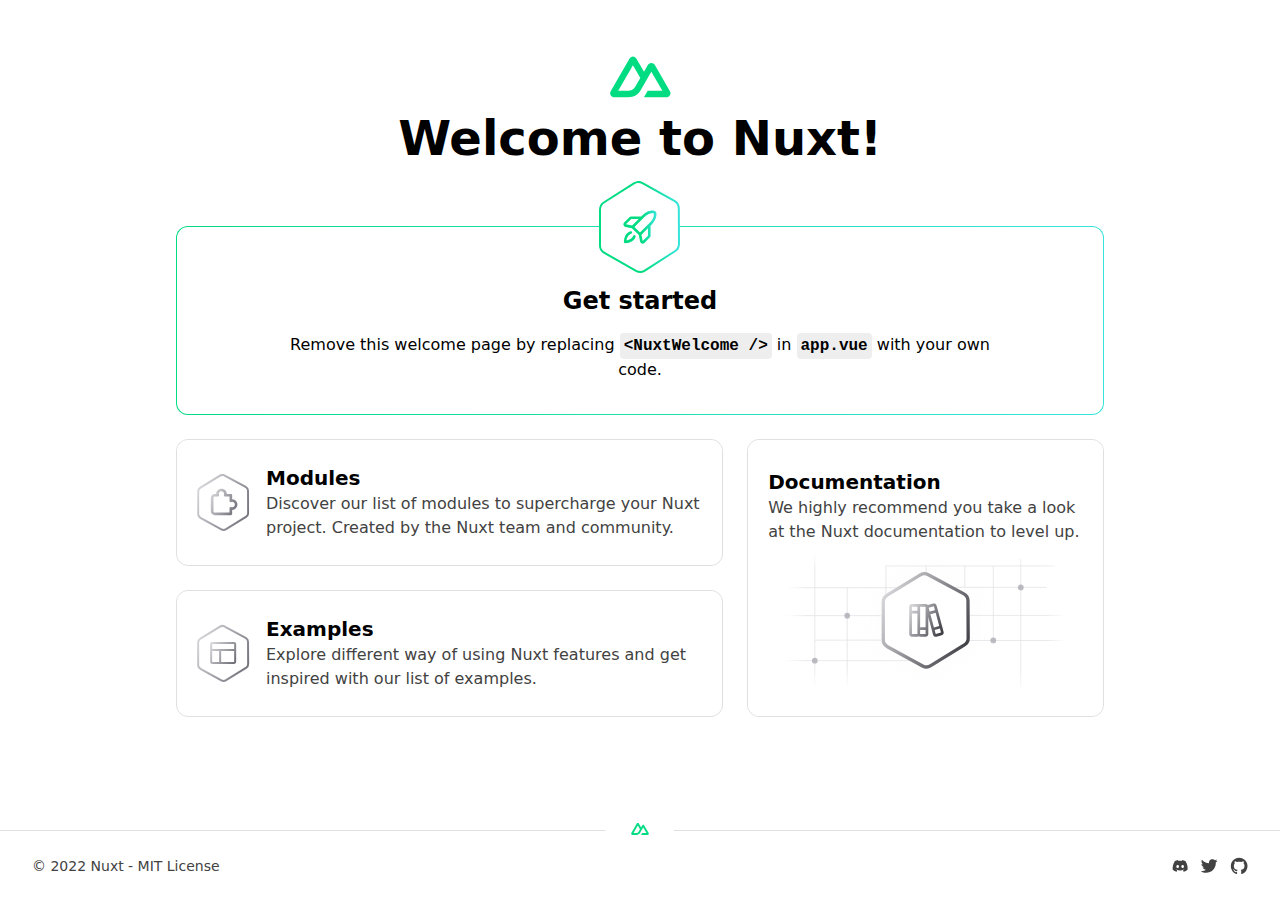
<file: 200.html>
<!DOCTYPE html>
<html >
<head><meta charset="utf-8">
<meta name="viewport" content="width=device-width, initial-scale=1"><link rel="modulepreload" as="script" crossorigin href="/_nuxt/entry.43df7bcd.js"><link rel="preload" as="style" href="/_nuxt/entry.9c97c295.css"><link rel="prefetch" as="script" crossorigin href="/_nuxt/error-component.463a7dc4.js"><link rel="stylesheet" href="/_nuxt/entry.9c97c295.css"></head>
<body ><div id="__nuxt"></div><script>window.__NUXT__={serverRendered:false,config:{public:{},app:{baseURL:"\u002F",buildAssetsDir:"\u002F_nuxt\u002F",cdnURL:""}},data:{},state:{}}</script><script type="module" src="/_nuxt/entry.43df7bcd.js" crossorigin></script></body>
</html>
</file>
<file: _nuxt/entry.9c97c295.css>
@media (prefers-color-scheme:light){.get-started-gradient-border[data-v-61b7acc1]{background:linear-gradient(90deg,#fff,#fff),linear-gradient(90deg,#00dc82,#1de0b1,#36e4da)}.gradient-border-modules[data-v-61b7acc1]{background:linear-gradient(var(--gradient-angle),#f7d14c,rgba(247,209,76,.6),hsla(0,0%,100%,.8),#f7d14c)}.gradient-border-examples[data-v-61b7acc1]{background:linear-gradient(var(--gradient-angle),#8deaff,rgba(141,234,255,.6),hsla(0,0%,100%,.8),#8deaff)}.gradient-border-documentation[data-v-61b7acc1]{background:linear-gradient(var(--gradient-angle),#00dc82,rgba(0,220,130,.6),hsla(0,0%,100%,.8),#00dc82)}}@media (prefers-color-scheme:dark){.get-started-gradient-border[data-v-61b7acc1]{background:linear-gradient(90deg,#18181b,#18181b),linear-gradient(90deg,#00dc82,#1de0b1,#36e4da)}.gradient-border-modules[data-v-61b7acc1]{background:linear-gradient(var(--gradient-angle),#f7d14c,#a38108,hsla(0,0%,100%,.3),#a38108)}.gradient-border-examples[data-v-61b7acc1]{background:linear-gradient(var(--gradient-angle),#8deaff,#008aa9,hsla(0,0%,100%,.3),#008aa9)}.gradient-border-documentation[data-v-61b7acc1]{background:linear-gradient(var(--gradient-angle),#00dc82,#003f25,hsla(0,0%,100%,.2),#003f25)}}.get-started-gradient-border[data-v-61b7acc1]{background-clip:padding-box,border-box;background-origin:padding-box,border-box;border-color:transparent;border-radius:12px;border-width:1px}.get-started-gradient-border[data-v-61b7acc1]:hover>:is(.get-started-gradient-left,.get-started-gradient-right){opacity:.2}.get-started-gradient-left[data-v-61b7acc1],.get-started-gradient-right[data-v-61b7acc1]{opacity:0}.gradient-border[data-v-61b7acc1]{border-radius:12px;left:0;opacity:0;position:absolute;top:0;transform:translate(-1px,-1px);width:calc(100% + 2px);z-index:-1}.gradient-border-rect[data-v-61b7acc1]{height:calc(100% + 2px)}@media (min-width:1024px){.gradient-border-rect[data-v-61b7acc1]{height:calc(100% + 1px)}}.gradient-border-square[data-v-61b7acc1]{height:calc(100% + 2px)}.modules-gradient-right[data-v-61b7acc1]{opacity:0}.documentation-container:hover>.gradient-border[data-v-61b7acc1],.examples-container:hover>.gradient-border[data-v-61b7acc1],.modules-container:hover>.gradient-border[data-v-61b7acc1]{animation:gradient-rotate 5s linear 0s infinite reverse;opacity:1;transition:all .3s linear}.examples-container:hover>.examples-gradient-right[data-v-61b7acc1],.modules-container:hover>.modules-gradient-right[data-v-61b7acc1]{opacity:.2}.examples-gradient-right[data-v-61b7acc1]{opacity:0}.documentation-image-color-dark[data-v-61b7acc1],.documentation-image-color-light[data-v-61b7acc1],.examples-image-color-dark[data-v-61b7acc1],.examples-image-color-light[data-v-61b7acc1],.modules-image-color-dark[data-v-61b7acc1],.modules-image-color-light[data-v-61b7acc1]{display:none}@media (prefers-color-scheme:light){.modules-image-light[data-v-61b7acc1]{display:block}.modules-container:hover>a>.modules-image-light[data-v-61b7acc1],.modules-image-dark[data-v-61b7acc1]{display:none}.examples-image-light[data-v-61b7acc1],.modules-container:hover>a>.modules-image-color-light[data-v-61b7acc1]{display:block}.examples-container:hover>a>.examples-image-light[data-v-61b7acc1],.examples-image-dark[data-v-61b7acc1]{display:none}.documentation-image-light[data-v-61b7acc1],.examples-container:hover>a>.examples-image-color-light[data-v-61b7acc1]{display:block}.documentation-container:hover>a>div>.documentation-image-light[data-v-61b7acc1],.documentation-image-dark[data-v-61b7acc1]{display:none}.documentation-container:hover>a>div>.documentation-image-color-light[data-v-61b7acc1]{display:block}}@media (prefers-color-scheme:dark){.modules-image-dark[data-v-61b7acc1]{display:block}.modules-image-light[data-v-61b7acc1]{display:none}.modules-container:hover>a>.modules-image-color-dark[data-v-61b7acc1]{display:block}.modules-container:hover>a>.modules-image-dark[data-v-61b7acc1]{display:none}.examples-image-dark[data-v-61b7acc1]{display:block}.examples-image-light[data-v-61b7acc1]{display:none}.examples-container:hover>a>.examples-image-color-dark[data-v-61b7acc1]{display:block}.examples-container:hover>a>.examples-image-dark[data-v-61b7acc1]{display:none}.documentation-image-dark[data-v-61b7acc1]{display:block}.documentation-image-light[data-v-61b7acc1]{display:none}.documentation-container:hover>a>div>.documentation-image-color-dark[data-v-61b7acc1]{display:block}.documentation-container:hover>a>div>.documentation-image-dark[data-v-61b7acc1]{display:none}}.bg-white[data-v-61b7acc1]{--tw-bg-opacity:1;background-color:rgba(255,255,255,var(--tw-bg-opacity))}.bg-gray-100[data-v-61b7acc1]{--tw-bg-opacity:1;background-color:rgba(238,238,238,var(--tw-bg-opacity))}.bg-gradient-to-r[data-v-61b7acc1]{background-image:linear-gradient(to right,var(--tw-gradient-stops))}.bg-gradient-to-l[data-v-61b7acc1]{background-image:linear-gradient(to left,var(--tw-gradient-stops))}.from-green-400[data-v-61b7acc1]{--tw-gradient-from:rgba(55,233,144,var(--tw-from-opacity,1));--tw-gradient-stops:var(--tw-gradient-from),var(--tw-gradient-to,hsla(0,0%,100%,0))}.from-blue-400[data-v-61b7acc1]{--tw-gradient-from:rgba(56,189,248,var(--tw-from-opacity,1));--tw-gradient-stops:var(--tw-gradient-from),var(--tw-gradient-to,hsla(0,0%,100%,0))}.from-yellow-400[data-v-61b7acc1]{--tw-gradient-from:rgba(251,191,36,var(--tw-from-opacity,1));--tw-gradient-stops:var(--tw-gradient-from),var(--tw-gradient-to,hsla(0,0%,100%,0))}.to-transparent[data-v-61b7acc1]{--tw-gradient-to:transparent}.border-gray-200[data-v-61b7acc1]{--tw-border-opacity:1;border-color:rgba(224,224,224,var(--tw-border-opacity))}.hover\:border-transparent[data-v-61b7acc1]:hover{border-color:transparent}.rounded-xl[data-v-61b7acc1]{border-radius:.75rem}.rounded[data-v-61b7acc1]{border-radius:.25rem}.border[data-v-61b7acc1]{border-width:1px}.border-t[data-v-61b7acc1]{border-top-width:1px}.flex[data-v-61b7acc1]{display:flex}.grid[data-v-61b7acc1]{display:grid}.hidden[data-v-61b7acc1]{display:none}.flex-col[data-v-61b7acc1]{flex-direction:column}.flex-col-reverse[data-v-61b7acc1]{flex-direction:column-reverse}.place-content-center[data-v-61b7acc1]{place-content:center}.items-center[data-v-61b7acc1]{align-items:center}.justify-end[data-v-61b7acc1]{justify-content:flex-end}.justify-center[data-v-61b7acc1]{justify-content:center}.flex-1[data-v-61b7acc1]{flex:1 1 0%}.order-last[data-v-61b7acc1]{order:9999}.font-mono[data-v-61b7acc1]{font-family:ui-monospace,SFMono-Regular,Menlo,Monaco,Consolas,Liberation Mono,Courier New,monospace}.font-semibold[data-v-61b7acc1]{font-weight:600}.font-bold[data-v-61b7acc1]{font-weight:700}.h-32[data-v-61b7acc1]{height:8rem}.h-\[70px\][data-v-61b7acc1]{height:70px}.text-4xl[data-v-61b7acc1]{font-size:2.25rem;line-height:2.5rem}.text-xl[data-v-61b7acc1]{font-size:1.25rem;line-height:1.75rem}.text-sm[data-v-61b7acc1]{font-size:.875rem;line-height:1.25rem}.text-2xl[data-v-61b7acc1]{font-size:1.5rem;line-height:2rem}.mx-auto[data-v-61b7acc1]{margin-left:auto;margin-right:auto}.mb-2[data-v-61b7acc1]{margin-bottom:.5rem}.max-w-\[960px\][data-v-61b7acc1]{max-width:960px}.min-h-screen[data-v-61b7acc1]{min-height:100vh}.p-1[data-v-61b7acc1]{padding:.25rem}.px-4[data-v-61b7acc1]{padding-left:1rem;padding-right:1rem}.py-14[data-v-61b7acc1]{padding-bottom:3.5rem;padding-top:3.5rem}.py-6[data-v-61b7acc1]{padding-bottom:1.5rem;padding-top:1.5rem}.px-5[data-v-61b7acc1]{padding-left:1.25rem;padding-right:1.25rem}.pt-\[58px\][data-v-61b7acc1]{padding-top:58px}.pb-6[data-v-61b7acc1]{padding-bottom:1.5rem}.absolute[data-v-61b7acc1]{position:absolute}.relative[data-v-61b7acc1]{position:relative}.inset-y-0[data-v-61b7acc1]{bottom:0;top:0}.inset-x-0[data-v-61b7acc1]{left:0;right:0}.left-0[data-v-61b7acc1]{left:0}.right-0[data-v-61b7acc1]{right:0}.-top-\[58px\][data-v-61b7acc1]{top:-58px}.-top-3[data-v-61b7acc1]{top:-.75rem}.focus-visible\:ring-2[data-v-61b7acc1]:focus-visible{--tw-ring-offset-shadow:var(--tw-ring-inset) 0 0 0 var(--tw-ring-offset-width) var(--tw-ring-offset-color);--tw-ring-shadow:var(--tw-ring-inset) 0 0 0 calc(2px + var(--tw-ring-offset-width)) var(--tw-ring-color);box-shadow:var(--tw-ring-offset-shadow),var(--tw-ring-shadow),var(--tw-shadow,0 0 #0000)}.text-center[data-v-61b7acc1]{text-align:center}.text-black[data-v-61b7acc1]{--tw-text-opacity:1;color:rgba(0,0,0,var(--tw-text-opacity))}.text-gray-700[data-v-61b7acc1]{--tw-text-opacity:1;color:rgba(66,66,66,var(--tw-text-opacity))}.hover\:text-black[data-v-61b7acc1]:hover{--tw-text-opacity:1;color:rgba(0,0,0,var(--tw-text-opacity))}.antialiased[data-v-61b7acc1]{-webkit-font-smoothing:antialiased;-moz-osx-font-smoothing:grayscale}.w-full[data-v-61b7acc1]{width:100%}.w-\[20\%\][data-v-61b7acc1]{width:20%}.z-10[data-v-61b7acc1]{z-index:10}.z-1[data-v-61b7acc1]{z-index:1}.gap-6[data-v-61b7acc1]{grid-gap:1.5rem;gap:1.5rem}.gap-3[data-v-61b7acc1]{grid-gap:.75rem;gap:.75rem}.gap-x-4[data-v-61b7acc1]{grid-column-gap:1rem;-webkit-column-gap:1rem;-moz-column-gap:1rem;column-gap:1rem}.gap-y-16[data-v-61b7acc1]{grid-row-gap:4rem;-webkit-row-gap:4rem;-moz-row-gap:4rem;row-gap:4rem}.gap-y-4[data-v-61b7acc1]{grid-row-gap:1rem;-webkit-row-gap:1rem;-moz-row-gap:1rem;row-gap:1rem}.gap-y-2[data-v-61b7acc1]{grid-row-gap:.5rem;-webkit-row-gap:.5rem;-moz-row-gap:.5rem;row-gap:.5rem}.grid-cols-2[data-v-61b7acc1]{grid-template-columns:repeat(2,minmax(0,1fr))}.col-span-2[data-v-61b7acc1]{-ms-grid-column-span:span 2/span 2;grid-column:span 2/span 2}.row-span-2[data-v-61b7acc1]{-ms-grid-row-span:span 2/span 2;grid-row:span 2/span 2}.transition-opacity[data-v-61b7acc1]{transition-duration:.15s;transition-property:opacity;transition-timing-function:cubic-bezier(.4,0,.2,1)}.duration-300[data-v-61b7acc1]{transition-duration:.3s}@media (min-width:640px){.sm\:flex-row[data-v-61b7acc1]{flex-direction:row}.sm\:justify-between[data-v-61b7acc1]{justify-content:space-between}.sm\:h-34[data-v-61b7acc1]{height:8.5rem}.sm\:text-base[data-v-61b7acc1]{font-size:1rem;line-height:1.5rem}.sm\:text-5xl[data-v-61b7acc1]{font-size:3rem;line-height:1}.sm\:min-h-\[220px\][data-v-61b7acc1]{min-height:220px}.sm\:px-6[data-v-61b7acc1]{padding-left:1.5rem;padding-right:1.5rem}.sm\:px-28[data-v-61b7acc1]{padding-left:7rem;padding-right:7rem}.sm\:col-span-1[data-v-61b7acc1]{-ms-grid-column-span:span 1/span 1;grid-column:span 1/span 1}}@media (min-width:768px){.md\:min-h-\[180px\][data-v-61b7acc1]{min-height:180px}}@media (min-width:1024px){.lg\:flex-col[data-v-61b7acc1]{flex-direction:column}.lg\:order-none[data-v-61b7acc1]{order:0}.lg\:min-h-min[data-v-61b7acc1]{min-height:-moz-min-content;min-height:min-content}.lg\:py-7[data-v-61b7acc1]{padding-bottom:1.75rem;padding-top:1.75rem}.lg\:px-8[data-v-61b7acc1]{padding-left:2rem;padding-right:2rem}.lg\:grid-cols-10[data-v-61b7acc1]{grid-template-columns:repeat(10,minmax(0,1fr))}.lg\:col-span-10[data-v-61b7acc1]{-ms-grid-column-span:span 10/span 10;grid-column:span 10/span 10}.lg\:col-span-6[data-v-61b7acc1]{-ms-grid-column-span:span 6/span 6;grid-column:span 6/span 6}.lg\:col-span-4[data-v-61b7acc1]{-ms-grid-column-span:span 4/span 4;grid-column:span 4/span 4}}@media (prefers-color-scheme:dark){.dark\:bg-black[data-v-61b7acc1]{--tw-bg-opacity:1;background-color:rgba(0,0,0,var(--tw-bg-opacity))}.dark\:bg-white\/10[data-v-61b7acc1]{--tw-bg-opacity:.1;background-color:rgba(255,255,255,var(--tw-bg-opacity))}.dark\:bg-gray-900[data-v-61b7acc1]{--tw-bg-opacity:1;background-color:rgba(24,24,27,var(--tw-bg-opacity))}.dark\:border-transparent[data-v-61b7acc1]{border-color:transparent}.dark\:border-gray-900[data-v-61b7acc1]{--tw-border-opacity:1;border-color:rgba(24,24,27,var(--tw-border-opacity))}.dark\:border-none[data-v-61b7acc1]{border-style:none}.dark\:block[data-v-61b7acc1]{display:block}.dark\:hidden[data-v-61b7acc1]{display:none}.dark\:text-white[data-v-61b7acc1]{--tw-text-opacity:1;color:rgba(255,255,255,var(--tw-text-opacity))}.dark\:text-gray-300[data-v-61b7acc1]{--tw-text-opacity:1;color:rgba(189,189,189,var(--tw-text-opacity))}.dark\:hover\:text-white[data-v-61b7acc1]:hover{--tw-text-opacity:1;color:rgba(255,255,255,var(--tw-text-opacity))}}
</file>
